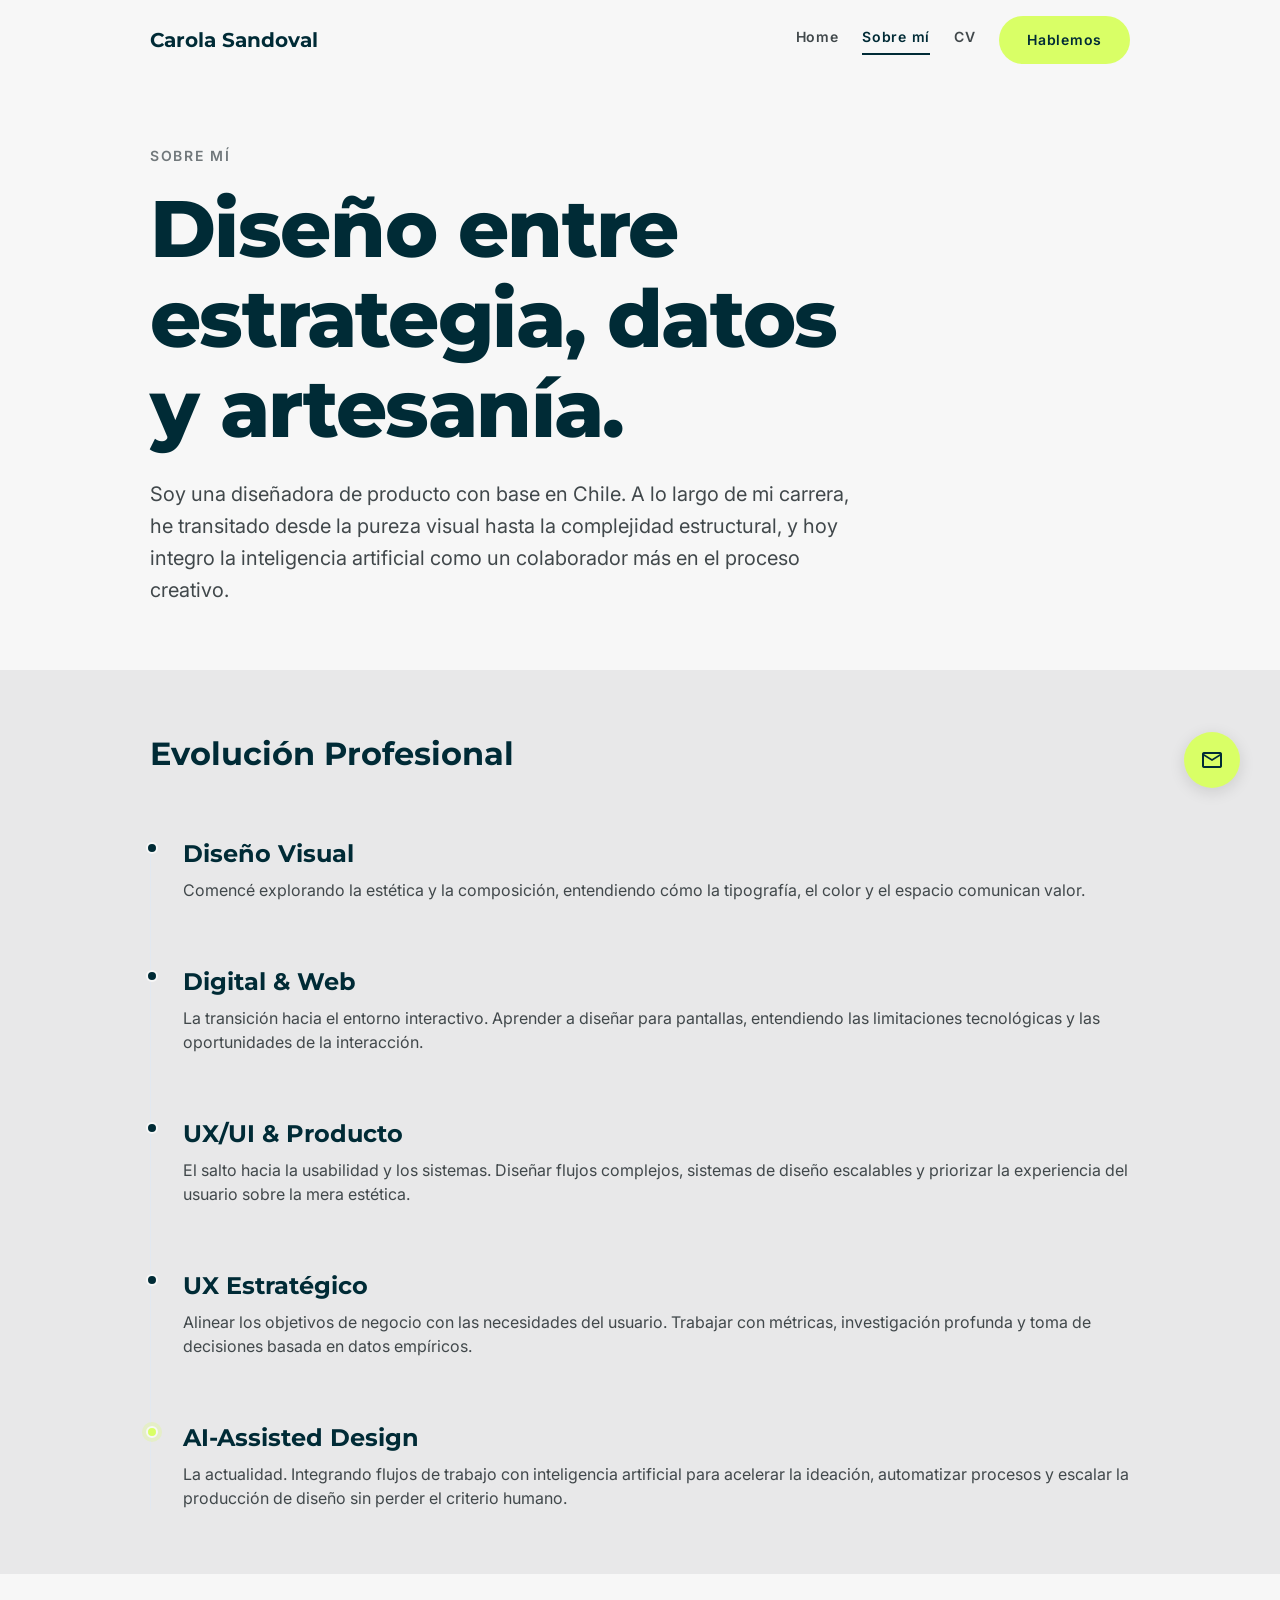
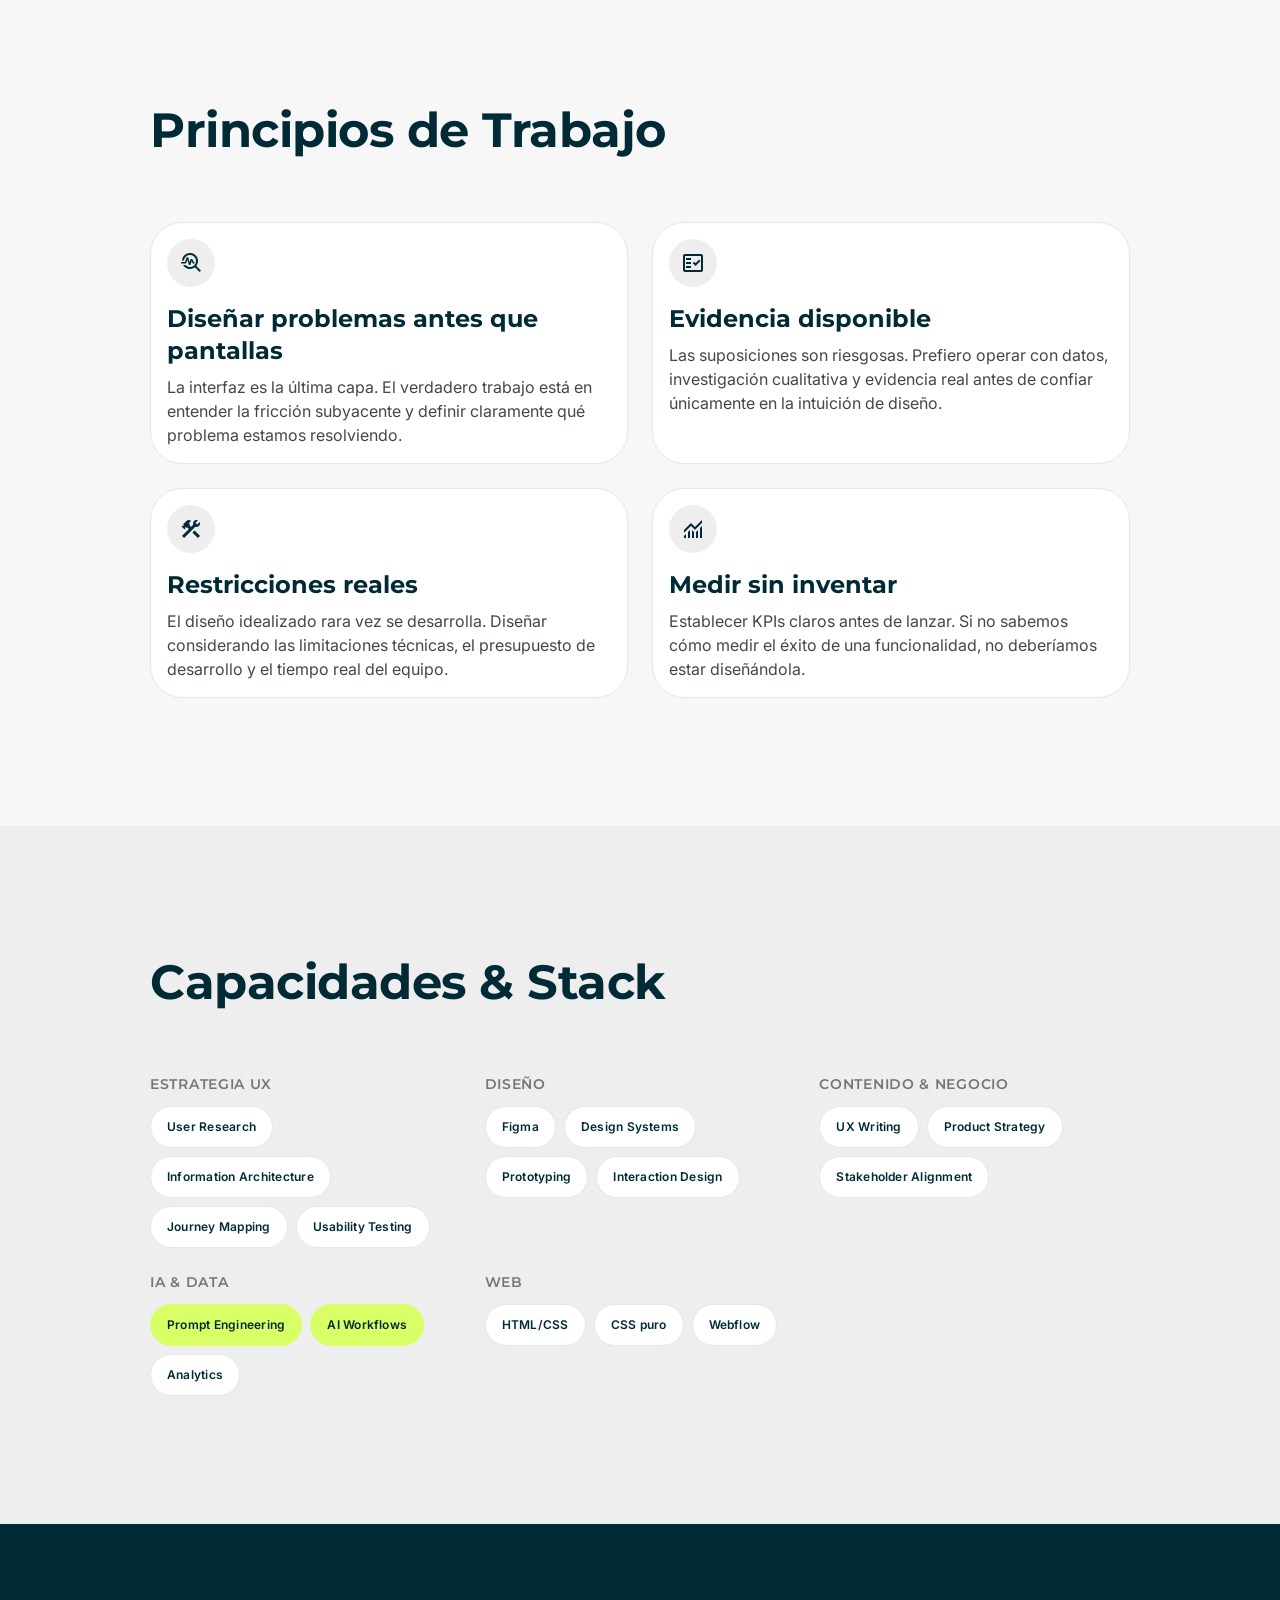
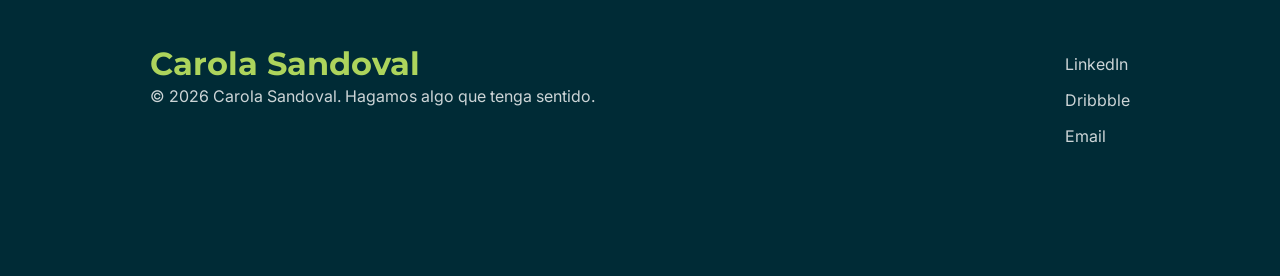
<file: about.html>
<!DOCTYPE html>
<html lang="es">
<head>
<meta charset="utf-8">
<meta name="viewport" content="width=device-width, initial-scale=1.0">
<title>Sobre mí — Carola Sandoval</title>
<meta name="description" content="Conoce la evolución profesional, principios de trabajo y capacidades de Carola Sandoval, UX/Product Designer.">
<link rel="preconnect" href="https://fonts.googleapis.com">
<link rel="preconnect" href="https://fonts.gstatic.com" crossorigin>
<link href="https://fonts.googleapis.com/css2?family=Inter:wght@400;600&family=Montserrat:wght@300;700;800&display=swap" rel="stylesheet">
<link href="https://fonts.googleapis.com/css2?family=Material+Symbols+Outlined:wght,FILL@100..700,0..1&display=swap" rel="stylesheet">
<link rel="icon" type="image/svg+xml" href="favicon.svg">
<link rel="stylesheet" href="css/styles.css">
</head>
<body>
<a class="skip-link" href="#main">Saltar al contenido</a>

<nav class="navbar" id="mainNav">
  <a class="navbar__logo" href="index.html">Carola Sandoval</a>
  <div class="navbar__links">
    <a class="navbar__link" href="index.html">Home</a>
    <a class="navbar__link is-active" href="about.html">Sobre mí</a>
    <a class="navbar__link" href="cv.html">CV</a>
    <a class="btn btn-accent md:flex hidden" href="index.html#contacto">Hablemos</a>
  </div>
  <button class="navbar__menu-toggle" id="menuToggle" aria-expanded="false" aria-controls="mobileDrawer" aria-label="Abrir menú">
    <span class="material-symbols-outlined">menu</span>
  </button>
</nav>

<div class="navbar__drawer" id="mobileDrawer">
  <a class="navbar__link" href="index.html">Home</a>
  <a class="navbar__link is-active" href="about.html">Sobre mí</a>
  <a class="navbar__link" href="cv.html">CV</a>
  <a class="btn btn-accent" href="index.html#contacto">Hablemos</a>
</div>

<main id="main">
  <!-- Hero -->
  <section class="container section--sm">
    <span class="text-eyebrow" style="display:block; margin-bottom:16px;">Sobre mí</span>
    <h1 class="text-display-xl measure" style="margin-bottom:24px;">Diseño entre estrategia, datos y artesanía.</h1>
    <p class="text-body-lg text-muted measure">
      Soy una diseñadora de producto con base en Chile. A lo largo de mi carrera, he transitado desde la pureza visual hasta la complejidad estructural, y hoy integro la inteligencia artificial como un colaborador más en el proceso creativo.
    </p>
  </section>

  <!-- Evolución profesional -->
  <section class="container section--sm bg-surface" style="background:var(--surface-container-high);">
    <div class="grid" style="grid-template-columns: 1fr; gap: var(--space-stack-lg);">
      <h2 class="text-headline-md">Evolución Profesional</h2>
      <div class="timeline">
        <div class="timeline__item" style="position:relative;">
          <div class="timeline__dot"></div>
          <h3 class="text-headline-sm" style="margin-bottom:8px;">Diseño Visual</h3>
          <p class="text-body-md text-muted">Comencé explorando la estética y la composición, entendiendo cómo la tipografía, el color y el espacio comunican valor.</p>
        </div>
        <div class="timeline__item" style="position:relative;">
          <div class="timeline__dot"></div>
          <h3 class="text-headline-sm" style="margin-bottom:8px;">Digital &amp; Web</h3>
          <p class="text-body-md text-muted">La transición hacia el entorno interactivo. Aprender a diseñar para pantallas, entendiendo las limitaciones tecnológicas y las oportunidades de la interacción.</p>
        </div>
        <div class="timeline__item" style="position:relative;">
          <div class="timeline__dot"></div>
          <h3 class="text-headline-sm" style="margin-bottom:8px;">UX/UI &amp; Producto</h3>
          <p class="text-body-md text-muted">El salto hacia la usabilidad y los sistemas. Diseñar flujos complejos, sistemas de diseño escalables y priorizar la experiencia del usuario sobre la mera estética.</p>
        </div>
        <div class="timeline__item" style="position:relative;">
          <div class="timeline__dot"></div>
          <h3 class="text-headline-sm" style="margin-bottom:8px;">UX Estratégico</h3>
          <p class="text-body-md text-muted">Alinear los objetivos de negocio con las necesidades del usuario. Trabajar con métricas, investigación profunda y toma de decisiones basada en datos empíricos.</p>
        </div>
        <div class="timeline__item" style="position:relative;">
          <div class="timeline__dot timeline__dot--accent"></div>
          <h3 class="text-headline-sm" style="margin-bottom:8px;">AI-Assisted Design</h3>
          <p class="text-body-md text-muted">La actualidad. Integrando flujos de trabajo con inteligencia artificial para acelerar la ideación, automatizar procesos y escalar la producción de diseño sin perder el criterio humano.</p>
        </div>
      </div>
    </div>
  </section>

  <!-- Principios de trabajo -->
  <section class="container section">
    <h2 class="text-headline-lg" style="margin-bottom: var(--space-stack-lg);">Principios de Trabajo</h2>
    <div class="grid grid-2">
      <div class="card">
        <div class="card-icon"><span class="material-symbols-outlined">troubleshoot</span></div>
        <h3 class="text-headline-sm" style="margin-bottom:8px;">Diseñar problemas antes que pantallas</h3>
        <p class="text-body-md text-muted">La interfaz es la última capa. El verdadero trabajo está en entender la fricción subyacente y definir claramente qué problema estamos resolviendo.</p>
      </div>
      <div class="card">
        <div class="card-icon"><span class="material-symbols-outlined">fact_check</span></div>
        <h3 class="text-headline-sm" style="margin-bottom:8px;">Evidencia disponible</h3>
        <p class="text-body-md text-muted">Las suposiciones son riesgosas. Prefiero operar con datos, investigación cualitativa y evidencia real antes de confiar únicamente en la intuición de diseño.</p>
      </div>
      <div class="card">
        <div class="card-icon"><span class="material-symbols-outlined">construction</span></div>
        <h3 class="text-headline-sm" style="margin-bottom:8px;">Restricciones reales</h3>
        <p class="text-body-md text-muted">El diseño idealizado rara vez se desarrolla. Diseñar considerando las limitaciones técnicas, el presupuesto de desarrollo y el tiempo real del equipo.</p>
      </div>
      <div class="card">
        <div class="card-icon"><span class="material-symbols-outlined">monitoring</span></div>
        <h3 class="text-headline-sm" style="margin-bottom:8px;">Medir sin inventar</h3>
        <p class="text-body-md text-muted">Establecer KPIs claros antes de lanzar. Si no sabemos cómo medir el éxito de una funcionalidad, no deberíamos estar diseñándola.</p>
      </div>
    </div>
  </section>

  <!-- Capacidades -->
  <section class="container section" style="background:var(--surface-container);">
    <h2 class="text-headline-lg" style="margin-bottom: var(--space-stack-lg);">Capacidades &amp; Stack</h2>
    <div class="grid grid-3">
      <div>
        <h4 class="text-label-md" style="text-transform:uppercase; color:var(--outline); margin-bottom:12px;">Estrategia UX</h4>
        <div class="flex flex-wrap gap-xs">
          <span class="chip chip--ghost">User Research</span>
          <span class="chip chip--ghost">Information Architecture</span>
          <span class="chip chip--ghost">Journey Mapping</span>
          <span class="chip chip--ghost">Usability Testing</span>
        </div>
      </div>
      <div>
        <h4 class="text-label-md" style="text-transform:uppercase; color:var(--outline); margin-bottom:12px;">Diseño</h4>
        <div class="flex flex-wrap gap-xs">
          <span class="chip chip--ghost">Figma</span>
          <span class="chip chip--ghost">Design Systems</span>
          <span class="chip chip--ghost">Prototyping</span>
          <span class="chip chip--ghost">Interaction Design</span>
        </div>
      </div>
      <div>
        <h4 class="text-label-md" style="text-transform:uppercase; color:var(--outline); margin-bottom:12px;">Contenido &amp; Negocio</h4>
        <div class="flex flex-wrap gap-xs">
          <span class="chip chip--ghost">UX Writing</span>
          <span class="chip chip--ghost">Product Strategy</span>
          <span class="chip chip--ghost">Stakeholder Alignment</span>
        </div>
      </div>
      <div>
        <h4 class="text-label-md" style="text-transform:uppercase; color:var(--outline); margin-bottom:12px;">IA &amp; Data</h4>
        <div class="flex flex-wrap gap-xs">
          <span class="chip chip--accent">Prompt Engineering</span>
          <span class="chip chip--accent">AI Workflows</span>
          <span class="chip chip--ghost">Analytics</span>
        </div>
      </div>
      <div>
        <h4 class="text-label-md" style="text-transform:uppercase; color:var(--outline); margin-bottom:12px;">Web</h4>
        <div class="flex flex-wrap gap-xs">
          <span class="chip chip--ghost">HTML/CSS</span>
          <span class="chip chip--ghost">CSS puro</span>
          <span class="chip chip--ghost">Webflow</span>
        </div>
      </div>
    </div>
  </section>
</main>

<footer class="footer">
  <div class="flex flex-col gap-xs">
    <a class="footer__brand" href="index.html">Carola Sandoval</a>
    <p class="text-body-md text-on-primary-muted">© <span id="year"></span> Carola Sandoval. Hagamos algo que tenga sentido.</p>
  </div>
  <div class="footer__links">
    <a href="#">LinkedIn</a>
    <a href="#">Dribbble</a>
    <a href="mailto:carola.sandoval@hotmail.com">Email</a>
  </div>
</footer>

<div class="fab-group">
  <a class="fab fab--accent" href="mailto:carola.sandoval@hotmail.com" aria-label="Enviar email a Carola Sandoval" title="Contactar">
    <span class="material-symbols-outlined">mail</span>
  </a>
  <button class="fab fab--ghost" id="scrollTopBtn" aria-label="Volver arriba">
    <span class="material-symbols-outlined">arrow_upward</span>
  </button>
</div>

<script src="js/main.js"></script>
</body>
</html>
</file>
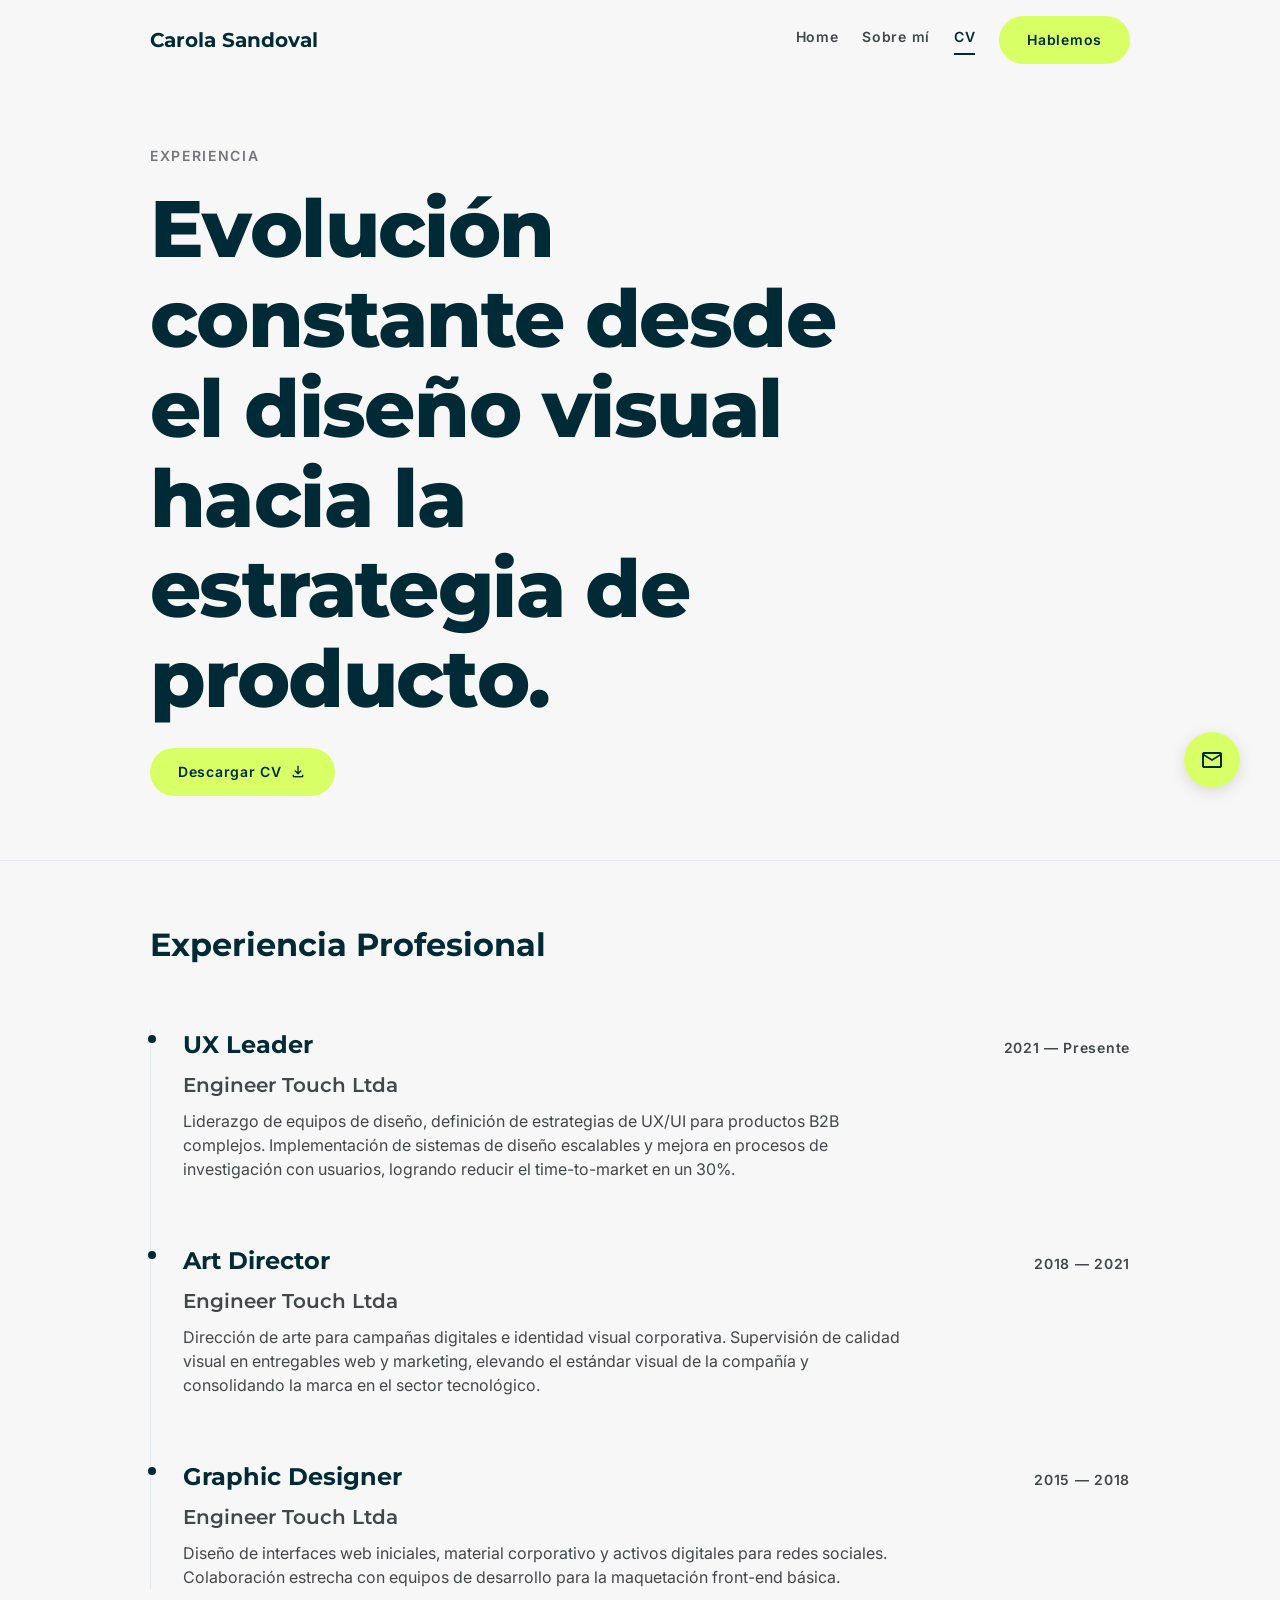
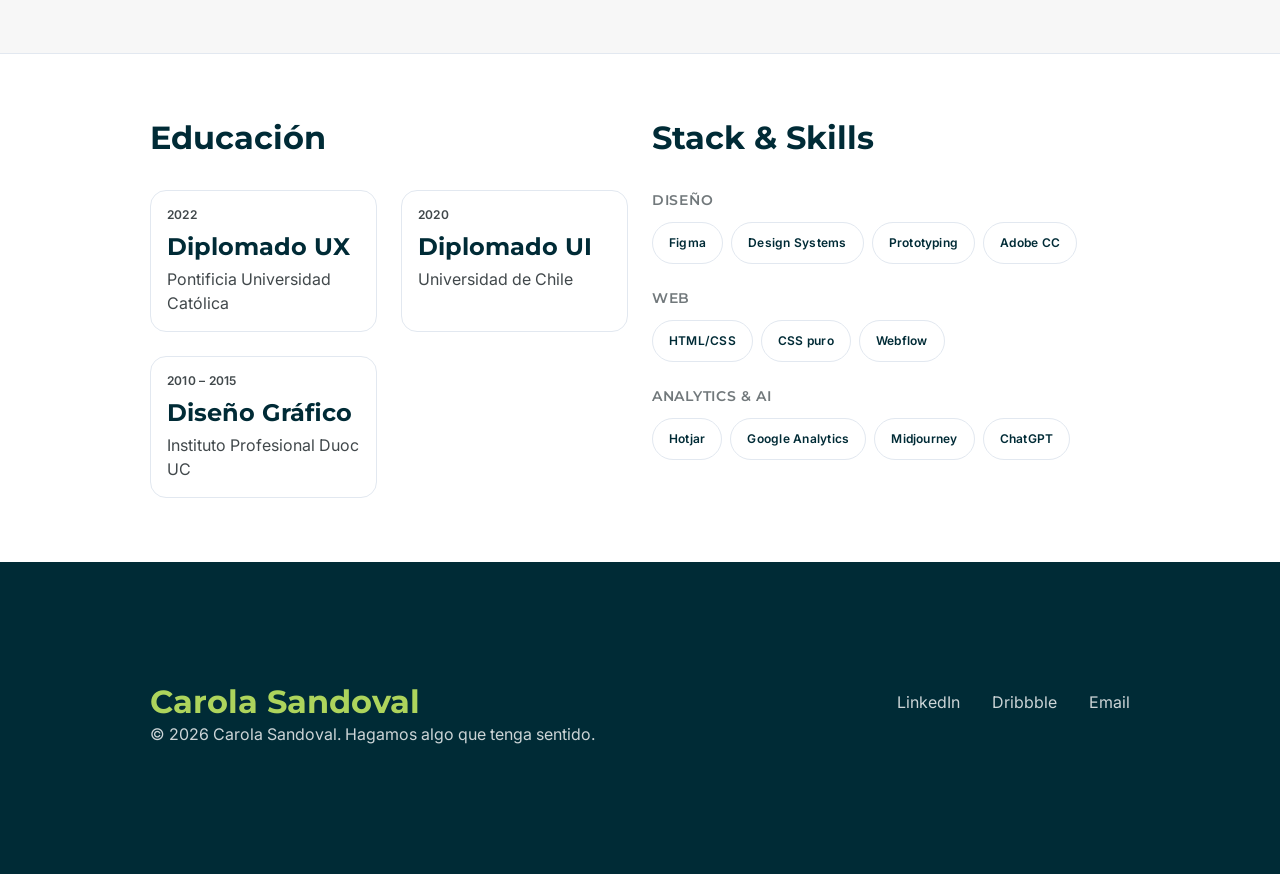
<file: cv.html>
<!DOCTYPE html>
<html lang="es">
<head>
<meta charset="utf-8">
<meta name="viewport" content="width=device-width, initial-scale=1.0">
<title>CV — Carola Sandoval, UX Designer</title>
<meta name="description" content="Experiencia profesional, formación y stack de Carola Sandoval, UX/Product Designer.">
<link rel="preconnect" href="https://fonts.googleapis.com">
<link rel="preconnect" href="https://fonts.gstatic.com" crossorigin>
<link href="https://fonts.googleapis.com/css2?family=Inter:wght@400;600&family=Montserrat:wght@300;700;800&display=swap" rel="stylesheet">
<link href="https://fonts.googleapis.com/css2?family=Material+Symbols+Outlined:wght,FILL@100..700,0..1&display=swap" rel="stylesheet">
<link rel="icon" type="image/svg+xml" href="favicon.svg">
<link rel="stylesheet" href="css/styles.css">
</head>
<body>
<a class="skip-link" href="#main">Saltar al contenido</a>

<nav class="navbar" id="mainNav">
  <a class="navbar__logo" href="index.html">Carola Sandoval</a>
  <div class="navbar__links">
    <a class="navbar__link" href="index.html">Home</a>
    <a class="navbar__link" href="about.html">Sobre mí</a>
    <a class="navbar__link is-active" href="cv.html">CV</a>
    <a class="btn btn-accent md:flex hidden" href="index.html#contacto">Hablemos</a>
  </div>
  <button class="navbar__menu-toggle" id="menuToggle" aria-expanded="false" aria-controls="mobileDrawer" aria-label="Abrir menú">
    <span class="material-symbols-outlined">menu</span>
  </button>
</nav>

<div class="navbar__drawer" id="mobileDrawer">
  <a class="navbar__link" href="index.html">Home</a>
  <a class="navbar__link" href="about.html">Sobre mí</a>
  <a class="navbar__link is-active" href="cv.html">CV</a>
  <a class="btn btn-accent" href="index.html#contacto">Hablemos</a>
</div>

<main id="main">
  <!-- Hero -->
  <section class="container section--sm">
    <span class="text-eyebrow" style="display:block; margin-bottom:16px;">Experiencia</span>
    <h1 class="text-display-xl measure" style="margin-bottom:24px;">Evolución constante desde el diseño visual hacia la estrategia de producto.</h1>
    <a class="btn btn-accent" href="assets/cv/carola-sandoval-cv.pdf" download>
      Descargar CV
      <span class="material-symbols-outlined" style="font-size:18px;">download</span>
    </a>
  </section>

  <!-- Experiencia -->
  <section class="container section--sm border-top">
    <div class="grid" style="grid-template-columns:1fr; gap: var(--space-stack-lg);">
      <h2 class="text-headline-md">Experiencia Profesional</h2>
      <div class="timeline">
        <div class="timeline__item" style="position:relative;">
          <div class="timeline__dot"></div>
          <div class="timeline__header">
            <h3 class="text-headline-sm">UX Leader</h3>
            <span class="text-label-md text-muted">2021 — Presente</span>
          </div>
          <h4 class="text-body-lg text-muted" style="margin-bottom:8px; font-weight:600;">Engineer Touch Ltda</h4>
          <p class="text-body-md text-muted measure">Liderazgo de equipos de diseño, definición de estrategias de UX/UI para productos B2B complejos. Implementación de sistemas de diseño escalables y mejora en procesos de investigación con usuarios, logrando reducir el time-to-market en un 30%.</p>
        </div>
        <div class="timeline__item" style="position:relative;">
          <div class="timeline__dot"></div>
          <div class="timeline__header">
            <h3 class="text-headline-sm">Art Director</h3>
            <span class="text-label-md text-muted">2018 — 2021</span>
          </div>
          <h4 class="text-body-lg text-muted" style="margin-bottom:8px; font-weight:600;">Engineer Touch Ltda</h4>
          <p class="text-body-md text-muted measure">Dirección de arte para campañas digitales e identidad visual corporativa. Supervisión de calidad visual en entregables web y marketing, elevando el estándar visual de la compañía y consolidando la marca en el sector tecnológico.</p>
        </div>
        <div class="timeline__item" style="position:relative;">
          <div class="timeline__dot"></div>
          <div class="timeline__header">
            <h3 class="text-headline-sm">Graphic Designer</h3>
            <span class="text-label-md text-muted">2015 — 2018</span>
          </div>
          <h4 class="text-body-lg text-muted" style="margin-bottom:8px; font-weight:600;">Engineer Touch Ltda</h4>
          <p class="text-body-md text-muted measure">Diseño de interfaces web iniciales, material corporativo y activos digitales para redes sociales. Colaboración estrecha con equipos de desarrollo para la maquetación front-end básica.</p>
        </div>
      </div>
    </div>
  </section>

  <!-- Educación y Stack -->
  <section class="container section--sm border-top" style="background:var(--surface-elevated);">
    <div class="grid grid-2">
      <div class="flex flex-col gap-lg">
        <h2 class="text-headline-md">Educación</h2>
        <div class="grid grid-2">
          <div class="card" style="border-radius: var(--radius-input);">
            <span class="text-label-sm text-muted" style="display:block; margin-bottom:8px;">2022</span>
            <h3 class="text-headline-sm" style="margin-bottom:4px;">Diplomado UX</h3>
            <p class="text-body-md text-muted">Pontificia Universidad Católica</p>
          </div>
          <div class="card" style="border-radius: var(--radius-input);">
            <span class="text-label-sm text-muted" style="display:block; margin-bottom:8px;">2020</span>
            <h3 class="text-headline-sm" style="margin-bottom:4px;">Diplomado UI</h3>
            <p class="text-body-md text-muted">Universidad de Chile</p>
          </div>
          <div class="card" style="border-radius: var(--radius-input);">
            <span class="text-label-sm text-muted" style="display:block; margin-bottom:8px;">2010 – 2015</span>
            <h3 class="text-headline-sm" style="margin-bottom:4px;">Diseño Gráfico</h3>
            <p class="text-body-md text-muted">Instituto Profesional Duoc UC</p>
          </div>
        </div>
      </div>
      <div class="flex flex-col gap-lg">
        <h2 class="text-headline-md">Stack &amp; Skills</h2>
        <div class="flex flex-col gap-md">
          <div>
            <h4 class="text-label-md" style="text-transform:uppercase; color:var(--outline); margin-bottom:12px;">Diseño</h4>
            <div class="flex flex-wrap gap-xs">
              <span class="chip chip--ghost">Figma</span>
              <span class="chip chip--ghost">Design Systems</span>
              <span class="chip chip--ghost">Prototyping</span>
              <span class="chip chip--ghost">Adobe CC</span>
            </div>
          </div>
          <div>
            <h4 class="text-label-md" style="text-transform:uppercase; color:var(--outline); margin-bottom:12px;">Web</h4>
            <div class="flex flex-wrap gap-xs">
              <span class="chip chip--ghost">HTML/CSS</span>
              <span class="chip chip--ghost">CSS puro</span>
              <span class="chip chip--ghost">Webflow</span>
            </div>
          </div>
          <div>
            <h4 class="text-label-md" style="text-transform:uppercase; color:var(--outline); margin-bottom:12px;">Analytics &amp; AI</h4>
            <div class="flex flex-wrap gap-xs">
              <span class="chip chip--ghost">Hotjar</span>
              <span class="chip chip--ghost">Google Analytics</span>
              <span class="chip chip--ghost">Midjourney</span>
              <span class="chip chip--ghost">ChatGPT</span>
            </div>
          </div>
        </div>
      </div>
    </div>
  </section>
</main>

<footer class="footer">
  <div class="flex flex-col gap-xs">
    <a class="footer__brand" href="index.html">Carola Sandoval</a>
    <p class="text-body-md text-on-primary-muted">© <span id="year"></span> Carola Sandoval. Hagamos algo que tenga sentido.</p>
  </div>
  <div class="footer__links footer__links--row">
    <a href="#">LinkedIn</a>
    <a href="#">Dribbble</a>
    <a href="mailto:carola.sandoval@hotmail.com">Email</a>
  </div>
</footer>

<div class="fab-group">
  <a class="fab fab--accent" href="mailto:carola.sandoval@hotmail.com" aria-label="Enviar email a Carola Sandoval" title="Contactar">
    <span class="material-symbols-outlined">mail</span>
  </a>
  <button class="fab fab--ghost" id="scrollTopBtn" aria-label="Volver arriba">
    <span class="material-symbols-outlined">arrow_upward</span>
  </button>
</div>

<script src="js/main.js"></script>
</body>
</html>
</file>
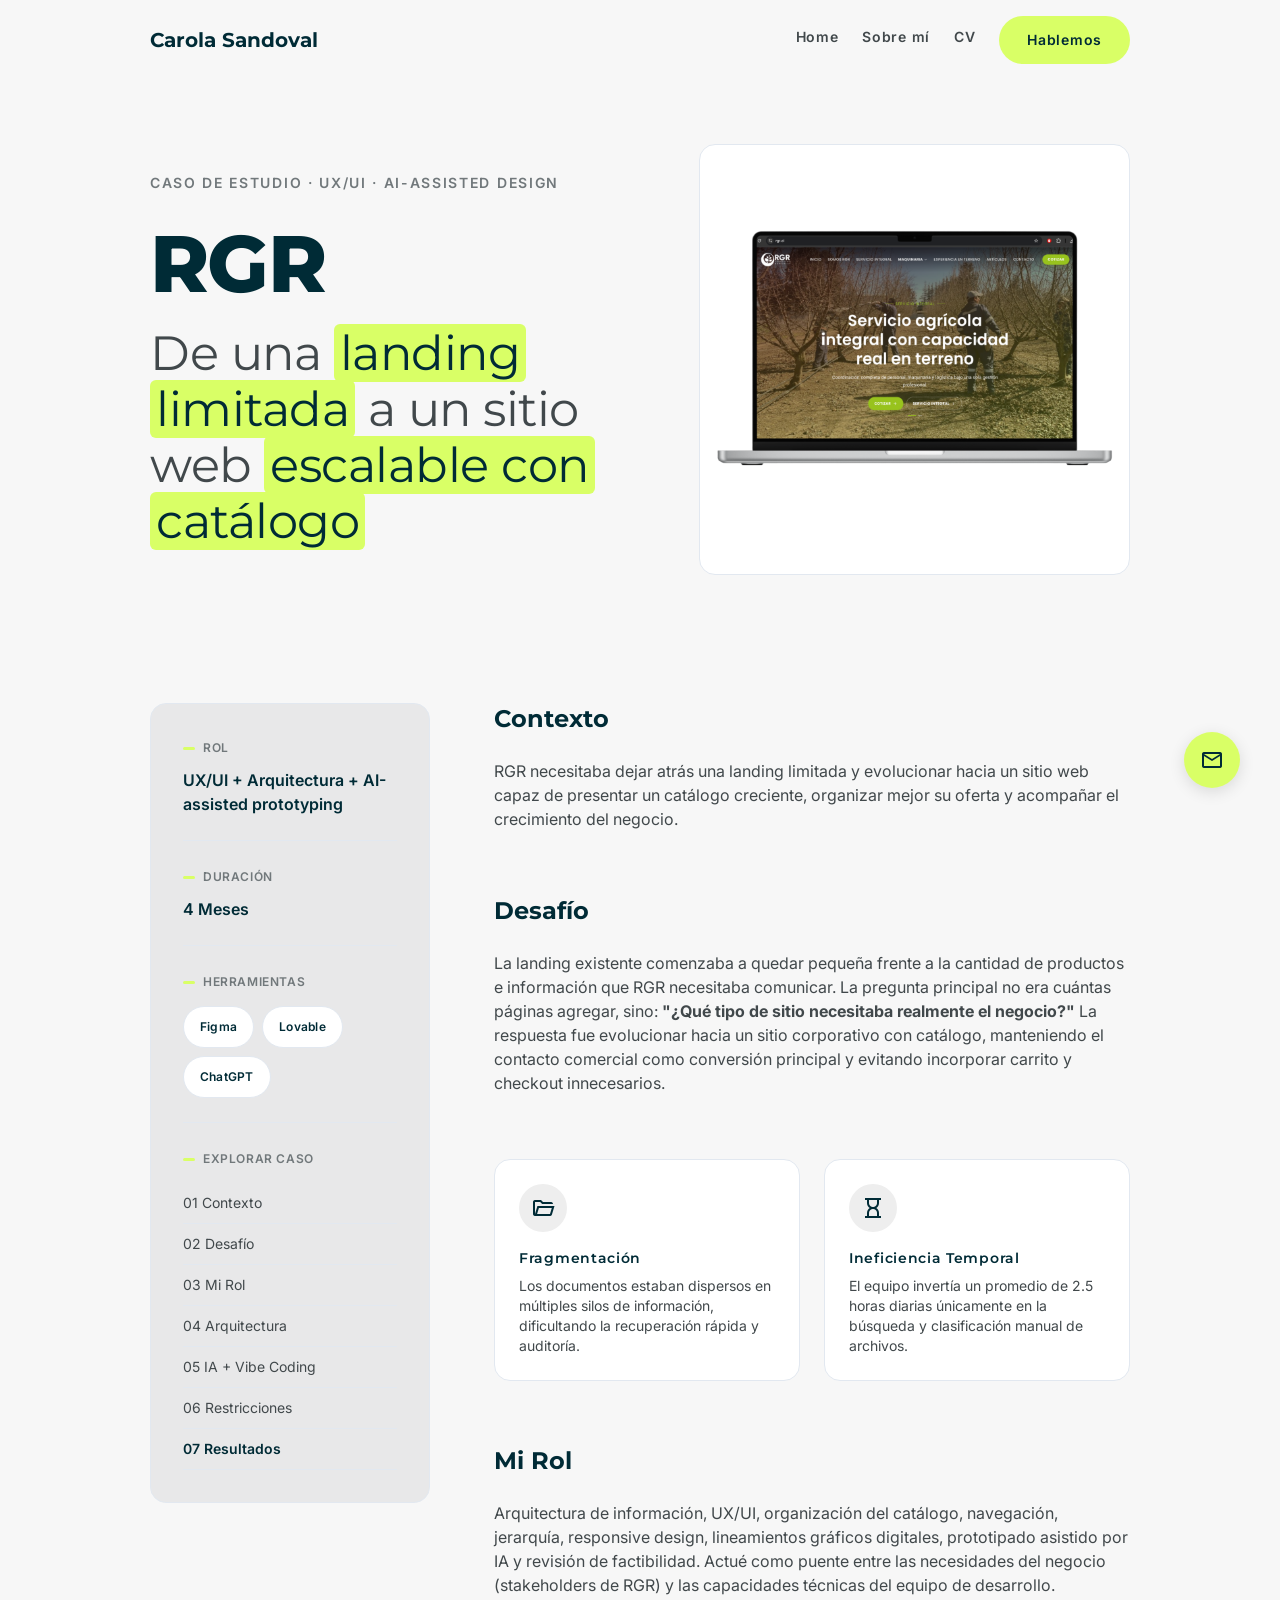
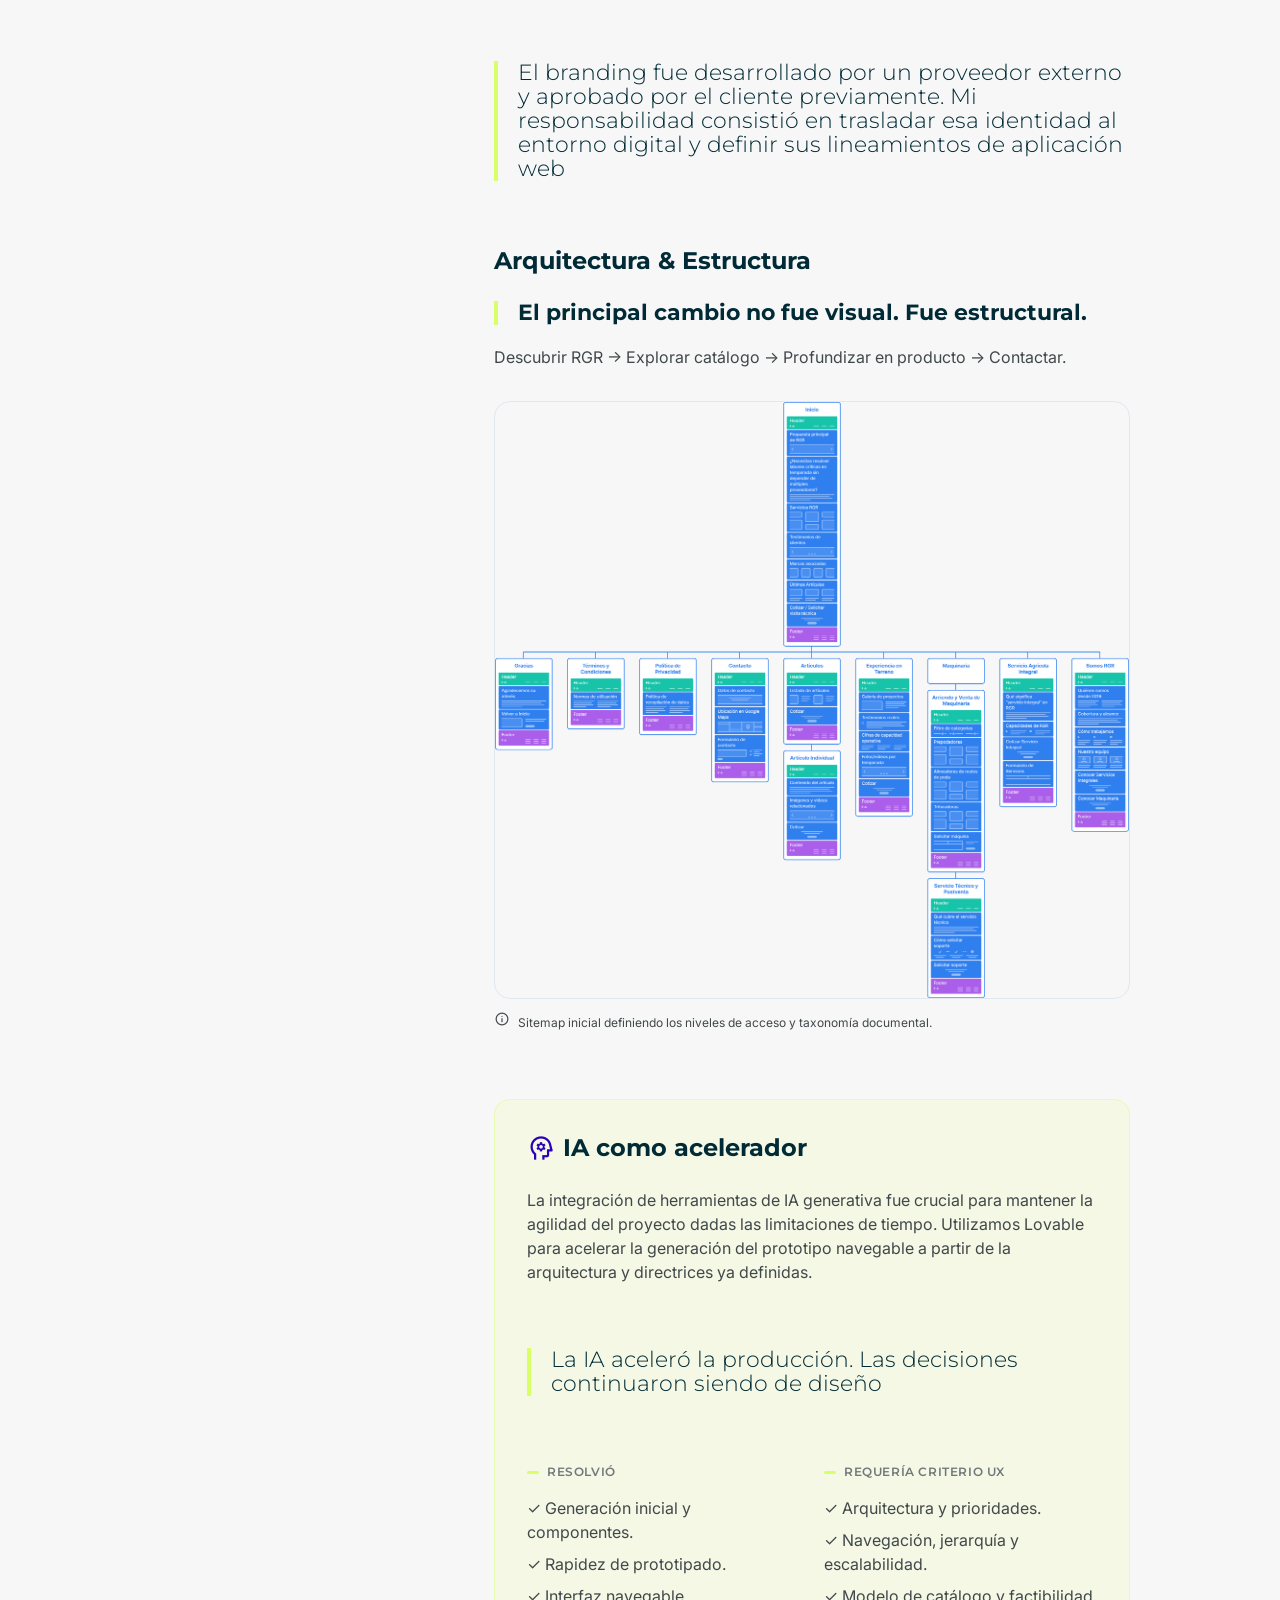
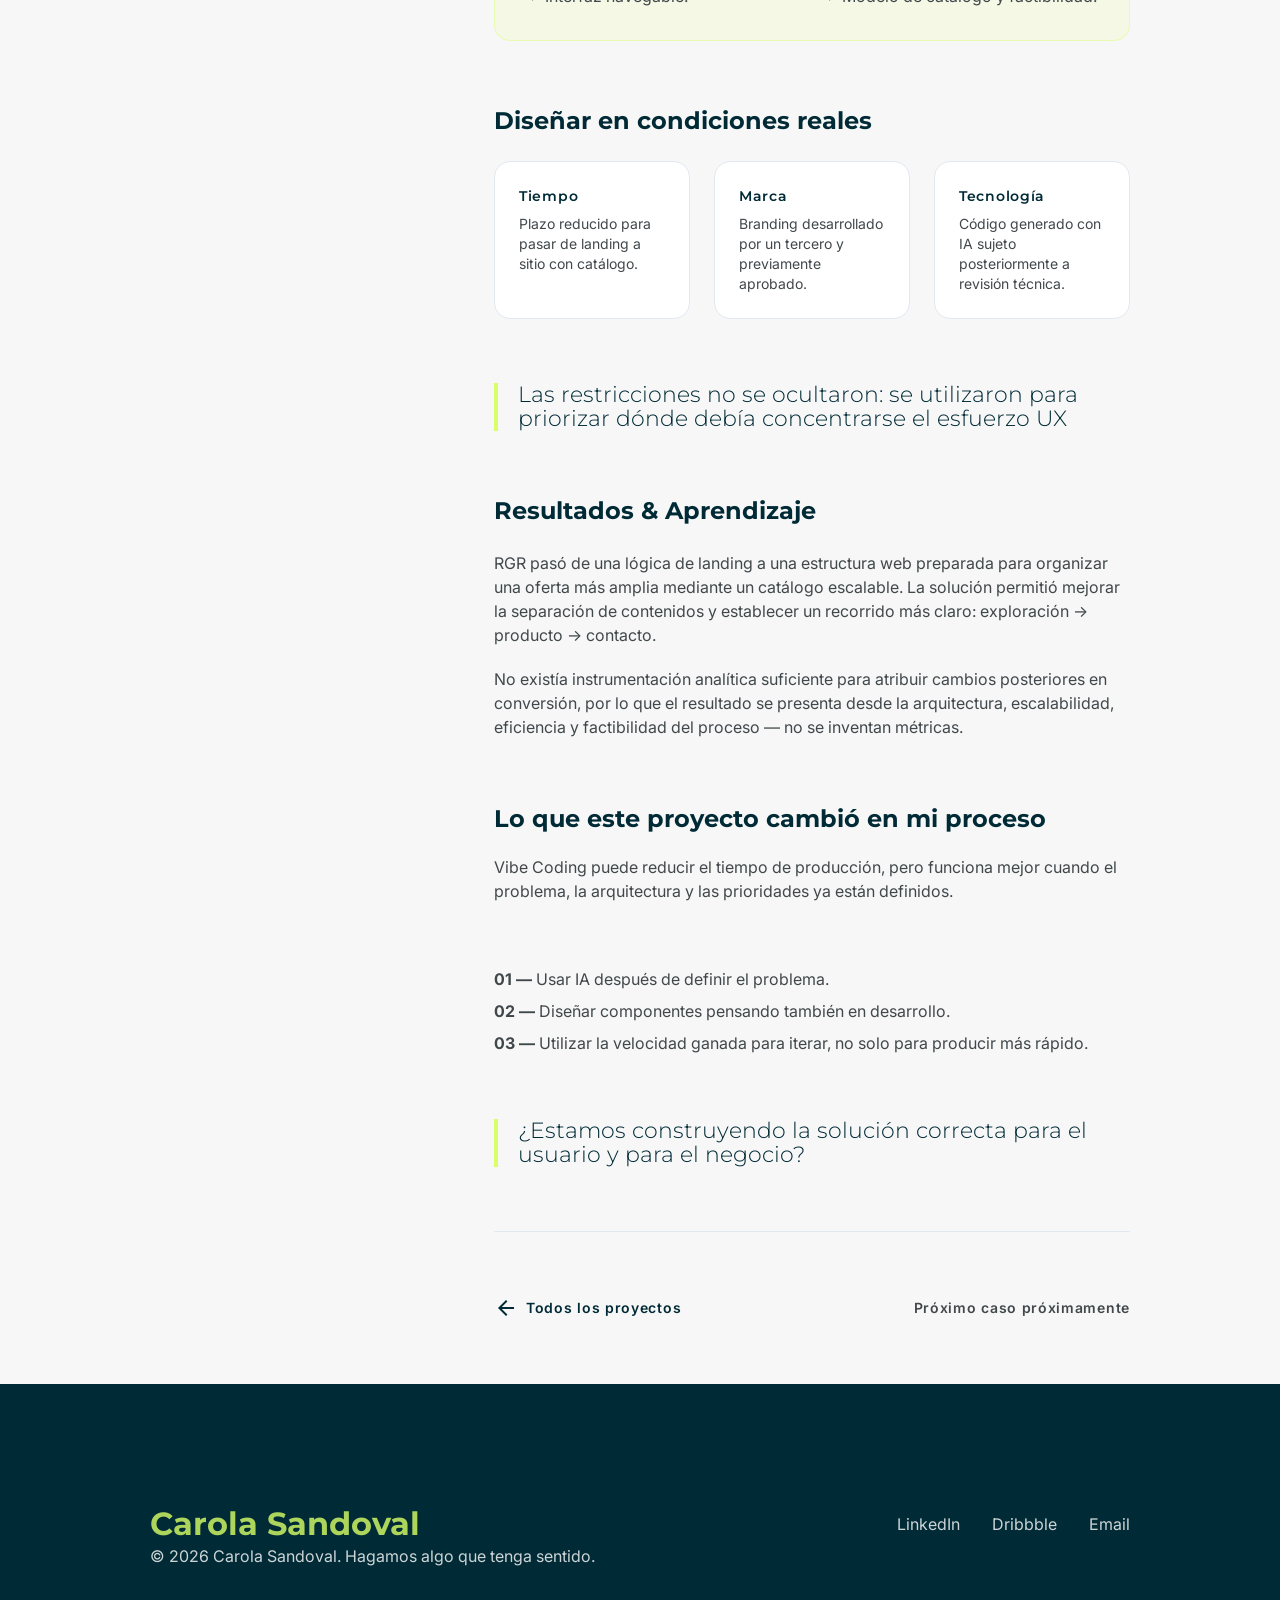
<file: rgr.html>
<!DOCTYPE html>
<html lang="es">
<head>
<meta charset="utf-8">
<meta name="viewport" content="width=device-width, initial-scale=1.0">
<title>RGR Case Study — Carola Sandoval</title>
<meta name="description" content="Case study UX: de una landing limitada a un sitio web escalable con catálogo para RGR, combinando arquitectura de información y Vibe Coding.">
<link rel="preconnect" href="https://fonts.googleapis.com">
<link rel="preconnect" href="https://fonts.gstatic.com" crossorigin>
<link href="https://fonts.googleapis.com/css2?family=Inter:wght@400;600&family=Montserrat:wght@300;700;800&display=swap" rel="stylesheet">
<link href="https://fonts.googleapis.com/css2?family=Material+Symbols+Outlined:wght,FILL@100..700,0..1&display=swap" rel="stylesheet">
<link rel="icon" type="image/svg+xml" href="favicon.svg">
<link rel="stylesheet" href="css/styles.css">
</head>
<body>
<a class="skip-link" href="#main">Saltar al contenido</a>

<nav class="navbar" id="mainNav">
  <a class="navbar__logo" href="index.html">Carola Sandoval</a>
  <div class="navbar__links">
    <a class="navbar__link" href="index.html">Home</a>
    <a class="navbar__link" href="about.html">Sobre mí</a>
    <a class="navbar__link" href="cv.html">CV</a>
    <a class="btn btn-accent md:flex hidden" href="index.html#contacto">Hablemos</a>
  </div>
  <button class="navbar__menu-toggle" id="menuToggle" aria-expanded="false" aria-controls="mobileDrawer" aria-label="Abrir menú">
    <span class="material-symbols-outlined">menu</span>
  </button>
</nav>

<div class="navbar__drawer" id="mobileDrawer">
  <a class="navbar__link" href="index.html">Home</a>
  <a class="navbar__link" href="about.html">Sobre mí</a>
  <a class="navbar__link" href="cv.html">CV</a>
  <a class="btn btn-accent" href="index.html#contacto">Hablemos</a>
</div>

<main id="main">
  <!-- Hero -->
  <header class="container section--sm case-hero">
    <div class="case-hero__text">
      <p class="text-eyebrow" style="margin-bottom:24px;">Caso de estudio · UX/UI · AI-Assisted Design</p>
      <h1 class="text-display-xl" style="margin-bottom:16px;">RGR</h1>
      <h2 class="text-headline-lg text-muted measure" style="font-weight:400;">De una <span class="hl">landing limitada</span> a un sitio web <span class="hl">escalable con catálogo</span></h2>
    </div>
    <figure class="case-hero__media">
      <img src="img/rgr-cover.png" alt="Vista general del sitio RGR mostrando la interfaz del catálogo en desktop">
    </figure>
  </header>

  <!-- Índice mobile -->
  <div class="container">
    <div class="case-mobile-toc">
      <button class="case-accordion-toggle" id="mobileTocToggle" aria-expanded="false" aria-controls="mobileTocPanel">
        <span class="text-label-md">Explorar caso</span>
        <span class="material-symbols-outlined chevron" id="mobileTocChevron">expand_more</span>
      </button>
      <div class="case-mobile-toc__panel" id="mobileTocPanel">
        <a class="case-toc-link" href="#contexto">Contexto</a>
        <a class="case-toc-link" href="#desafio">Desafío</a>
        <a class="case-toc-link" href="#mi-rol">Mi Rol</a>
        <a class="case-toc-link" href="#arquitectura">Arquitectura</a>
        <a class="case-toc-link" href="#ai-accelerator">IA + Vibe Coding</a>
        <a class="case-toc-link" href="#restricciones">Restricciones</a>
        <a class="case-toc-link" href="#resultados">Resultados</a>
      </div>
    </div>
  </div>

  <div class="container section--sm">
    <div class="case-layout">
      <!-- Sidebar -->
      <aside class="case-sidebar hidden md:flex">
        <div class="sidebar-field">
          <p class="label-caps">Rol</p>
          <p class="text-body-md" style="font-weight:600; color:var(--primary);">UX/UI + Arquitectura + AI-assisted prototyping</p>
        </div>
        <div class="sidebar-field">
          <p class="label-caps">Duración</p>
          <p class="text-body-md" style="font-weight:600; color:var(--primary);">4 Meses</p>
        </div>
        <div class="sidebar-field">
          <p class="label-caps">Herramientas</p>
          <div class="flex flex-wrap gap-xs" style="margin-top:4px;">
            <span class="chip chip--ghost">Figma</span>
            <span class="chip chip--ghost">Lovable</span>
            <span class="chip chip--ghost">ChatGPT</span>
          </div>
        </div>
        <nav class="sidebar-nav">
          <p class="label-caps" style="margin-bottom:12px;">Explorar caso</p>
          <a class="case-toc-link" href="#contexto">01 Contexto</a>
          <a class="case-toc-link" href="#desafio">02 Desafío</a>
          <a class="case-toc-link" href="#mi-rol">03 Mi Rol</a>
          <a class="case-toc-link" href="#arquitectura">04 Arquitectura</a>
          <a class="case-toc-link" href="#ai-accelerator">05 IA + Vibe Coding</a>
          <a class="case-toc-link" href="#restricciones">06 Restricciones</a>
          <a class="case-toc-link" href="#resultados">07 Resultados</a>
        </nav>
      </aside>

      <!-- Contenido -->
      <div class="case-content">
        <section class="case-section" id="contexto">
          <button class="case-accordion-toggle" onclick="toggleAccordion(this)">
            <h3 class="text-headline-sm">Contexto</h3>
            <span class="material-symbols-outlined md:hidden chevron">expand_more</span>
          </button>
          <div class="case-accordion-panel is-open">
            <p class="text-body-md text-muted measure">
              RGR necesitaba dejar atrás una landing limitada y evolucionar hacia un sitio web capaz de presentar un catálogo creciente, organizar mejor su oferta y acompañar el crecimiento del negocio.
            </p>
          </div>
        </section>

        <section class="case-section" id="desafio">
          <button class="case-accordion-toggle" onclick="toggleAccordion(this)">
            <h3 class="text-headline-sm">Desafío</h3>
            <span class="material-symbols-outlined md:hidden chevron">expand_more</span>
          </button>
          <div class="case-accordion-panel is-open">
            <p class="text-body-md text-muted measure">
              La landing existente comenzaba a quedar pequeña frente a la cantidad de productos e información que RGR necesitaba comunicar. La pregunta principal no era cuántas páginas agregar, sino: <strong>"¿Qué tipo de sitio necesitaba realmente el negocio?"</strong> La respuesta fue evolucionar hacia un sitio corporativo con catálogo, manteniendo el contacto comercial como conversión principal y evitando incorporar carrito y checkout innecesarios.
            </p>
            <div class="two-col-block">
              <div class="constraint-card">
                <div class="card-icon"><span class="material-symbols-outlined">folder_open</span></div>
                <h4 class="text-label-md" style="color:var(--primary); margin-bottom:8px;">Fragmentación</h4>
                <p class="text-body-sm text-muted">Los documentos estaban dispersos en múltiples silos de información, dificultando la recuperación rápida y auditoría.</p>
              </div>
              <div class="constraint-card">
                <div class="card-icon"><span class="material-symbols-outlined">hourglass_empty</span></div>
                <h4 class="text-label-md" style="color:var(--primary); margin-bottom:8px;">Ineficiencia Temporal</h4>
                <p class="text-body-sm text-muted">El equipo invertía un promedio de 2.5 horas diarias únicamente en la búsqueda y clasificación manual de archivos.</p>
              </div>
            </div>
          </div>
        </section>

        <section class="case-section" id="mi-rol">
          <button class="case-accordion-toggle" onclick="toggleAccordion(this)">
            <h3 class="text-headline-sm">Mi Rol</h3>
            <span class="material-symbols-outlined md:hidden chevron">expand_more</span>
          </button>
          <div class="case-accordion-panel is-open">
            <p class="text-body-md text-muted measure">
              Arquitectura de información, UX/UI, organización del catálogo, navegación, jerarquía, responsive design, lineamientos gráficos digitales, prototipado asistido por IA y revisión de factibilidad. Actué como puente entre las necesidades del negocio (stakeholders de RGR) y las capacidades técnicas del equipo de desarrollo.
            </p>
            <p class="key-insight">
              El branding fue desarrollado por un proveedor externo y aprobado por el cliente previamente. Mi responsabilidad consistió en trasladar esa identidad al entorno digital y definir sus lineamientos de aplicación web
            </p>
          </div>
        </section>

        <section class="case-section" id="arquitectura">
          <button class="case-accordion-toggle" onclick="toggleAccordion(this)">
            <h3 class="text-headline-sm">Arquitectura &amp; Estructura</h3>
            <span class="material-symbols-outlined md:hidden chevron">expand_more</span>
          </button>
          <div class="case-accordion-panel is-open">
            <p class="key-insight key-insight--bold">El principal cambio no fue visual. Fue estructural.</p>
            <p class="text-body-md text-muted measure">
              Descubrir RGR → Explorar catálogo → Profundizar en producto → Contactar.
            </p>
            <figure class="media-block sitemap-figure">
              <img src="img/rgr-sitemap.png" alt="Sitemap del proyecto RGR mostrando la jerarquía de navegación">
              <figcaption><span class="material-symbols-outlined" style="font-size:16px;">info</span> Sitemap inicial definiendo los niveles de acceso y taxonomía documental.</figcaption>
            </figure>
          </div>
        </section>

        <section class="case-section ai-block" id="ai-accelerator">
          <button class="case-accordion-toggle" onclick="toggleAccordion(this)">
            <div class="flex items-center gap-xs">
              <span class="material-symbols-outlined text-tertiary" style="font-size:28px;">psychology</span>
              <h3 class="text-headline-sm">IA como acelerador</h3>
            </div>
            <span class="material-symbols-outlined md:hidden chevron">expand_more</span>
          </button>
          <div class="case-accordion-panel is-open">
            <p class="text-body-md text-muted measure">
              La integración de herramientas de IA generativa fue crucial para mantener la agilidad del proyecto dadas las limitaciones de tiempo. Utilizamos Lovable para acelerar la generación del prototipo navegable a partir de la arquitectura y directrices ya definidas.
            </p>
            <p class="key-insight">La IA aceleró la producción. Las decisiones continuaron siendo de diseño</p>
            <div class="two-col-block">
              <div>
                <h4 class="label-caps" style="margin-bottom:12px;">Resolvió</h4>
                <ul class="flex flex-col gap-xs text-body-md text-muted">
                  <li>✓ Generación inicial y componentes.</li>
                  <li>✓ Rapidez de prototipado.</li>
                  <li>✓ Interfaz navegable.</li>
                </ul>
              </div>
              <div>
                <h4 class="label-caps" style="margin-bottom:12px;">Requería criterio UX</h4>
                <ul class="flex flex-col gap-xs text-body-md text-muted">
                  <li>✓ Arquitectura y prioridades.</li>
                  <li>✓ Navegación, jerarquía y escalabilidad.</li>
                  <li>✓ Modelo de catálogo y factibilidad.</li>
                </ul>
              </div>
            </div>
          </div>
        </section>

        <section class="case-section" id="restricciones">
          <button class="case-accordion-toggle" onclick="toggleAccordion(this)">
            <h3 class="text-headline-sm">Diseñar en condiciones reales</h3>
            <span class="material-symbols-outlined md:hidden chevron">expand_more</span>
          </button>
          <div class="case-accordion-panel is-open">
            <div class="grid grid-3">
              <div class="constraint-card">
                <h4 class="text-label-md" style="color:var(--primary); margin-bottom:8px;">Tiempo</h4>
                <p class="text-body-sm text-muted">Plazo reducido para pasar de landing a sitio con catálogo.</p>
              </div>
              <div class="constraint-card">
                <h4 class="text-label-md" style="color:var(--primary); margin-bottom:8px;">Marca</h4>
                <p class="text-body-sm text-muted">Branding desarrollado por un tercero y previamente aprobado.</p>
              </div>
              <div class="constraint-card">
                <h4 class="text-label-md" style="color:var(--primary); margin-bottom:8px;">Tecnología</h4>
                <p class="text-body-sm text-muted">Código generado con IA sujeto posteriormente a revisión técnica.</p>
              </div>
            </div>
            <p class="key-insight">Las restricciones no se ocultaron: se utilizaron para priorizar dónde debía concentrarse el esfuerzo UX</p>
          </div>
        </section>

        <section class="case-section" id="resultados">
          <button class="case-accordion-toggle" onclick="toggleAccordion(this)">
            <h3 class="text-headline-sm">Resultados &amp; Aprendizaje</h3>
            <span class="material-symbols-outlined md:hidden chevron">expand_more</span>
          </button>
          <div class="case-accordion-panel is-open">
            <p class="text-body-md text-muted measure">
              RGR pasó de una lógica de landing a una estructura web preparada para organizar una oferta más amplia mediante un catálogo escalable. La solución permitió mejorar la separación de contenidos y establecer un recorrido más claro: exploración → producto → contacto.
            </p>
            <p class="text-body-md text-muted measure">
              No existía instrumentación analítica suficiente para atribuir cambios posteriores en conversión, por lo que el resultado se presenta desde la arquitectura, escalabilidad, eficiencia y factibilidad del proceso — no se inventan métricas.
            </p>
            <h4 class="text-headline-sm">Lo que este proyecto cambió en mi proceso</h4>
            <p class="text-body-md text-muted measure">
              Vibe Coding puede reducir el tiempo de producción, pero funciona mejor cuando el problema, la arquitectura y las prioridades ya están definidos.
            </p>
            <ol class="flex flex-col gap-xs text-body-md text-muted measure">
              <li><strong>01 —</strong> Usar IA después de definir el problema.</li>
              <li><strong>02 —</strong> Diseñar componentes pensando también en desarrollo.</li>
              <li><strong>03 —</strong> Utilizar la velocidad ganada para iterar, no solo para producir más rápido.</li>
            </ol>
            <p class="key-insight">¿Estamos construyendo la solución correcta para el usuario y para el negocio?</p>
          </div>
        </section>

        <nav class="case-nav-final">
          <a class="link-arrow" href="index.html#proyectos">
            <span class="material-symbols-outlined icon">arrow_back</span> Todos los proyectos
          </a>
          <span class="text-label-md text-muted">Próximo caso próximamente</span>
        </nav>
      </div>
    </div>
  </div>
</main>

<footer class="footer">
  <div class="flex flex-col gap-xs">
    <a class="footer__brand" href="index.html">Carola Sandoval</a>
    <p class="text-body-md text-on-primary-muted">© <span id="year"></span> Carola Sandoval. Hagamos algo que tenga sentido.</p>
  </div>
  <div class="footer__links footer__links--row">
    <a href="#">LinkedIn</a>
    <a href="#">Dribbble</a>
    <a href="mailto:carola.sandoval@hotmail.com">Email</a>
  </div>
</footer>

<div class="fab-group">
  <a class="fab fab--accent" href="mailto:carola.sandoval@hotmail.com" aria-label="Enviar email a Carola Sandoval" title="Contactar">
    <span class="material-symbols-outlined">mail</span>
  </a>
  <button class="fab fab--ghost" id="scrollTopBtn" aria-label="Volver arriba">
    <span class="material-symbols-outlined">arrow_upward</span>
  </button>
</div>

<script src="js/main.js"></script>
</body>
</html>
</file>
<file: css/styles.css>
/* ==============================================================
   Carola Sandoval — Portfolio UX
   Sistema de diseño "Soft Corporate" (Lumina Editorial)
   CSS puro — sin frameworks ni dependencias externas
   ============================================================== */

/* ---------- 1. RESET ---------- */
*, *::before, *::after { box-sizing: border-box; }
html { -webkit-text-size-adjust: 100%; }
body, h1, h2, h3, h4, p, figure, blockquote, ol, ul { margin: 0; }
ul[class], ol[class] { list-style: none; padding: 0; }
img, picture { max-width: 100%; display: block; }
input, button, textarea, select { font: inherit; }
a { text-decoration: none; color: inherit; }
button { border: none; background: none; cursor: pointer; font: inherit; color: inherit; }

/* ---------- 2. DESIGN TOKENS ---------- */
:root {
  /* Colores */
  --primary: #002B36;
  --primary-dark: #00151B;
  --accent: #D9FF66;
  --accent-dark: #C3E85A;
  --tertiary: #2B00BA;
  --surface: #F7F7F7;
  --surface-container: #EEEEEE;
  --surface-container-high: #E8E8E9;
  --surface-elevated: #FFFFFF;
  --white: #FFFFFF;
  --border: #E2E8F0;
  --text: #1A1C1D;
  --text-muted: #41484B;
  --outline: #71787B;
  --error: #BA1A1A;

  /* Tipografía */
  --font-display: 'Montserrat', sans-serif;
  --font-body: 'Inter', sans-serif;

  /* Spacing (base 8px) */
  --space-base: 8px;
  --space-mobile-margin: 20px;
  --space-tablet-margin: 40px;
  --space-desktop-margin: 150px;
  --space-gutter: 24px;
  --space-stack-sm: 16px;
  --space-stack-md: 32px;
  --space-stack-lg: 64px;
  --space-stack-xl: 128px;

  /* Radios */
  --radius-sm: 4px;
  --radius-input: 16px;
  --radius-card-sm: 32px;
  --radius-card: 48px;
  --radius-full: 9999px;

  /* Layout */
  --max-width: 1360px;
  --measure: 720px;

  /* Motion */
  --ease: cubic-bezier(0.4, 0, 0.2, 1);
  --duration: 250ms;
}

/* ---------- 3. BASE ---------- */
html { scroll-behavior: smooth; }
@media (prefers-reduced-motion: reduce) {
  html { scroll-behavior: auto; }
  *, *::before, *::after {
    animation-duration: 0.01ms !important;
    animation-iteration-count: 1 !important;
    transition-duration: 0.01ms !important;
    scroll-behavior: auto !important;
  }
}

body {
  font-family: var(--font-body);
  font-size: 16px;
  line-height: 24px;
  color: var(--text);
  background: var(--surface);
  min-height: 100vh;
  display: flex;
  flex-direction: column;
}

h1, h2, h3, h4 { font-family: var(--font-display); color: var(--primary); }

a:focus-visible, button:focus-visible, input:focus-visible, textarea:focus-visible {
  outline: 2px solid var(--primary);
  outline-offset: 2px;
}

::selection { background: var(--accent); color: var(--primary); }

/* Skip link */
.skip-link {
  position: absolute;
  left: -9999px;
  top: 0;
  z-index: 1000;
  background: var(--primary);
  color: var(--white);
  padding: 12px 20px;
  border-radius: 0 0 var(--radius-sm) 0;
}
.skip-link:focus {
  left: 0;
}

.sr-only {
  position: absolute;
  width: 1px; height: 1px;
  padding: 0; margin: -1px;
  overflow: hidden;
  clip: rect(0,0,0,0);
  white-space: nowrap;
  border: 0;
}

/* ---------- 4. TIPOGRAFÍA ---------- */
.text-display-xl {
  font-family: var(--font-display);
  font-weight: 800;
  font-size: 48px;
  line-height: 54px;
  letter-spacing: -0.01em;
  color: var(--primary);
}
@media (min-width: 768px) {
  .text-display-xl { font-size: 80px; line-height: 90px; letter-spacing: -0.02em; }
}

.text-headline-lg {
  font-family: var(--font-display);
  font-weight: 700;
  font-size: 32px;
  line-height: 40px;
  color: var(--primary);
}
@media (min-width: 768px) {
  .text-headline-lg { font-size: 48px; line-height: 56px; letter-spacing: -0.01em; }
}

.text-headline-md {
  font-family: var(--font-display);
  font-weight: 700;
  font-size: 24px;
  line-height: 32px;
  color: var(--primary);
}
@media (min-width: 768px) {
  .text-headline-md { font-size: 32px; line-height: 40px; }
}

.text-headline-sm {
  font-family: var(--font-display);
  font-weight: 700;
  font-size: 20px;
  line-height: 28px;
  color: var(--primary);
}
@media (min-width: 768px) {
  .text-headline-sm { font-size: 24px; line-height: 32px; }
}

.text-body-lg { font-size: 18px; line-height: 28px; }
@media (min-width: 768px) { .text-body-lg { font-size: 20px; line-height: 32px; } }

.text-body-md { font-size: 16px; line-height: 24px; }
.text-body-sm { font-size: 14px; line-height: 20px; }

/* Resaltado tipo marcador (destacar frases dentro de un título/párrafo) */
.hl {
  background: var(--accent);
  color: var(--primary);
  padding: 0 6px;
  border-radius: 6px;
  box-decoration-break: clone;
  -webkit-box-decoration-break: clone;
}

.text-label-md {
  font-size: 14px;
  line-height: 20px;
  font-weight: 600;
  letter-spacing: 0.05em;
}

.text-label-sm {
  font-size: 12px;
  line-height: 16px;
  font-weight: 600;
  letter-spacing: 0.02em;
}

.text-eyebrow {
  font-family: var(--font-body);
  font-size: 14px;
  font-weight: 600;
  letter-spacing: 0.12em;
  text-transform: uppercase;
  color: var(--outline);
}

.text-muted { color: var(--text-muted); }
.text-on-primary { color: var(--white); }
.text-on-primary-muted { color: rgba(255,255,255,0.8); }
.text-accent { color: var(--accent); }
.text-tertiary { color: var(--tertiary); }
.italic { font-style: italic; }

/* ---------- 5. LAYOUT ---------- */
.container {
  width: 100%;
  max-width: var(--max-width);
  margin-inline: auto;
  padding-inline: var(--space-mobile-margin);
}
@media (min-width: 768px) { .container { padding-inline: var(--space-tablet-margin); } }
@media (min-width: 1024px) { .container { padding-inline: var(--space-desktop-margin); } }

.section { padding-block: var(--space-stack-xl); }
.section--sm { padding-block: var(--space-stack-lg); }
.section--bordered { border-top: 1px solid var(--border); }

.measure { max-width: var(--measure); }

.flex { display: flex; }
.flex-col { flex-direction: column; }
.items-center { align-items: center; }
.items-start { align-items: flex-start; }
.items-end { align-items: flex-end; }
.justify-between { justify-content: space-between; }
.justify-center { justify-content: center; }
.flex-wrap { flex-wrap: wrap; }
.gap-xs { gap: 8px; }
.gap-sm { gap: var(--space-stack-sm); }
.gap-md { gap: var(--space-gutter); }
.gap-lg { gap: var(--space-stack-md); }

.grid { display: grid; gap: var(--space-gutter); }
.grid-2 { grid-template-columns: repeat(1, 1fr); }
.grid-3 { grid-template-columns: repeat(1, 1fr); }
.grid-4 { grid-template-columns: repeat(2, 1fr); }
.grid-5 { grid-template-columns: repeat(1, 1fr); }
@media (min-width: 768px) {
  .grid-2 { grid-template-columns: repeat(2, 1fr); }
  .grid-3 { grid-template-columns: repeat(3, 1fr); }
  .grid-4 { grid-template-columns: repeat(4, 1fr); }
}
@media (min-width: 1024px) {
  .grid-5 { grid-template-columns: repeat(5, 1fr); }
}

.hidden { display: none !important; }
@media (min-width: 768px) {
  .md\:hidden { display: none !important; }
  .md\:flex { display: flex !important; }
  .md\:block { display: block !important; }
  .md\:flex-row { flex-direction: row; }
}

/* ---------- 6. NAVBAR ---------- */
.navbar {
  position: sticky;
  top: 0;
  z-index: 50;
  display: flex;
  justify-content: space-between;
  align-items: center;
  width: 100%;
  height: 80px;
  padding-inline: var(--space-mobile-margin);
  background: transparent;
  border-bottom: 1px solid transparent;
  transition: background var(--duration) var(--ease), border-color var(--duration) var(--ease), backdrop-filter var(--duration) var(--ease);
}
@media (min-width: 1024px) { .navbar { padding-inline: var(--space-desktop-margin); } }

.navbar.is-scrolled {
  background: rgba(247, 247, 247, 0.85);
  backdrop-filter: blur(12px);
  -webkit-backdrop-filter: blur(12px);
  border-bottom-color: var(--border);
}

.navbar__logo {
  font-family: var(--font-display);
  font-weight: 700;
  font-size: 20px;
  color: var(--primary);
}

.navbar__links {
  display: none;
  align-items: center;
  gap: var(--space-gutter);
}
@media (min-width: 768px) { .navbar__links { display: flex; } }

.navbar__link {
  font-size: 14px;
  font-weight: 600;
  letter-spacing: 0.05em;
  color: var(--text-muted);
  padding-bottom: 4px;
  border-bottom: 2px solid transparent;
  transition: color var(--duration) var(--ease);
}
.navbar__link:hover { color: var(--primary); }
.navbar__link.is-active {
  color: var(--primary);
  border-bottom-color: var(--primary);
}

.navbar__menu-toggle {
  display: inline-flex;
  align-items: center;
  justify-content: center;
  width: 44px;
  height: 44px;
  color: var(--primary);
}
@media (min-width: 768px) { .navbar__menu-toggle { display: none; } }

.navbar__drawer {
  position: fixed;
  inset: 80px 0 0 0;
  background: var(--surface);
  z-index: 49;
  padding: var(--space-stack-md) var(--space-mobile-margin);
  display: flex;
  flex-direction: column;
  gap: var(--space-stack-sm);
  transform: translateY(-8px);
  opacity: 0;
  pointer-events: none;
  transition: opacity var(--duration) var(--ease), transform var(--duration) var(--ease);
}
.navbar__drawer.is-open {
  opacity: 1;
  transform: translateY(0);
  pointer-events: auto;
}
.navbar__drawer .navbar__link {
  font-size: 20px;
  padding-block: 8px;
  border-bottom: 1px solid var(--border);
}

/* ---------- 7. BOTONES ---------- */
.btn {
  display: inline-flex;
  align-items: center;
  justify-content: center;
  gap: 8px;
  min-height: 44px;
  padding: 12px 28px;
  border-radius: var(--radius-full);
  font-size: 14px;
  font-weight: 600;
  letter-spacing: 0.05em;
  transition: background var(--duration) var(--ease), color var(--duration) var(--ease), border-color var(--duration) var(--ease);
  white-space: nowrap;
}
.btn-primary {
  background: var(--primary);
  color: var(--white);
}
.btn-primary:hover { background: var(--tertiary); }

.btn-accent {
  background: var(--accent);
  color: var(--primary);
}
.btn-accent:hover { background: var(--accent-dark); }

.btn-outline {
  background: transparent;
  color: var(--primary);
  border: 1px solid var(--primary);
}
.btn-outline:hover { background: var(--primary); color: var(--white); }

.btn-lg { padding: 16px 32px; font-size: 16px; }

.link-arrow {
  display: inline-flex;
  align-items: center;
  gap: 8px;
  font-size: 14px;
  font-weight: 600;
  letter-spacing: 0.05em;
  color: var(--primary);
  transition: color var(--duration) var(--ease);
}
.link-arrow:hover { color: var(--tertiary); }
.link-arrow .icon { transition: transform var(--duration) var(--ease); }
.link-arrow:hover .icon { transform: translateX(4px); }

/* ---------- 8. CHIPS ---------- */
.chip {
  display: inline-flex;
  align-items: center;
  padding: 8px 16px;
  border-radius: var(--radius-full);
  font-size: 12px;
  font-weight: 600;
  letter-spacing: 0.02em;
  background: var(--surface-container-high);
  color: var(--primary);
  border: 1px solid var(--border);
}
.chip--accent {
  background: var(--accent);
  color: var(--primary);
  border-color: var(--accent);
}
.chip--ghost {
  background: var(--surface-elevated);
  color: var(--primary);
  border-color: var(--border);
}

/* ---------- 9. CARDS ---------- */
.card {
  background: var(--surface-elevated);
  border: 1px solid var(--border);
  border-radius: var(--radius-card-sm);
  padding: var(--space-stack-sm);
  transition: border-color var(--duration) var(--ease), background var(--duration) var(--ease);
}
.card:hover { border-color: var(--primary); }

.card-icon {
  width: 48px;
  height: 48px;
  border-radius: var(--radius-full);
  background: var(--surface-container);
  display: flex;
  align-items: center;
  justify-content: center;
  margin-bottom: var(--space-stack-sm);
  color: var(--primary);
}

.step-card {
  background: var(--surface-elevated);
  border: 1px solid var(--border);
  border-radius: 24px;
  padding: 24px;
  display: flex;
  flex-direction: column;
  gap: 12px;
  transition: background var(--duration) var(--ease);
}
.step-card:hover { background: var(--surface-container-high); }
.step-number {
  width: 48px; height: 48px;
  border-radius: var(--radius-full);
  background: var(--primary);
  color: var(--white);
  display: flex; align-items: center; justify-content: center;
  font-family: var(--font-display);
  font-weight: 700;
}

/* ---------- CARRUSEL "Cómo trabajo" ---------- */
.carousel {
  position: relative;
  max-width: 640px;
  margin-inline: auto;
  padding-inline: 64px;
}
.carousel__viewport { overflow: hidden; }
.carousel__track {
  display: flex;
  transition: transform 500ms cubic-bezier(0.22, 1, 0.36, 1);
}
.carousel__slide {
  flex: 0 0 100%;
  min-width: 0;
  opacity: 0.35;
  transform: scale(0.92);
  transition: opacity 500ms var(--ease), transform 500ms var(--ease);
}
.carousel__slide.is-active {
  opacity: 1;
  transform: scale(1);
}
.carousel__slide .step-card {
  min-height: 220px;
  border-radius: var(--radius-card-sm);
  padding: var(--space-stack-md);
}
.carousel__slide .step-number {
  width: 56px;
  height: 56px;
  font-size: 20px;
  background: var(--accent);
  color: var(--primary);
}
.carousel__slide .text-headline-sm { font-size: 28px; }

.carousel__arrow {
  position: absolute;
  top: 100px;
  transform: translateY(-50%);
  width: 48px;
  height: 48px;
  border-radius: var(--radius-full);
  background: var(--surface-elevated);
  border: 1px solid var(--border);
  color: var(--primary);
  display: flex;
  align-items: center;
  justify-content: center;
  transition: background var(--duration) var(--ease), border-color var(--duration) var(--ease), transform var(--duration) var(--ease);
}
.carousel__arrow:hover { background: var(--accent); border-color: var(--accent); }
.carousel__arrow--prev { left: 0; }
.carousel__arrow--next { right: 0; }

.carousel__dots {
  display: flex;
  justify-content: center;
  align-items: center;
  gap: 10px;
  margin-top: var(--space-stack-md);
}
.carousel__dot {
  width: 10px;
  height: 10px;
  border-radius: var(--radius-full);
  background: var(--border);
  transition: background var(--duration) var(--ease), width var(--duration) var(--ease);
}
.carousel__dot.is-active {
  background: var(--accent);
  width: 28px;
}

@media (max-width: 480px) {
  .carousel { padding-inline: 48px; }
  .carousel__arrow { width: 40px; height: 40px; top: 90px; }
}

/* ---------- 10. PROJECT CARDS ---------- */
.project-card {
  display: flex;
  flex-direction: column;
  background: var(--surface-elevated);
  border: 1px solid var(--border);
  border-radius: var(--radius-card);
  overflow: hidden;
  transition: border-color var(--duration) var(--ease);
}
.project-card:hover { border-color: var(--primary); }
@media (min-width: 768px) {
  .project-card { flex-direction: row; }
  .project-card.project-card--reverse { flex-direction: row-reverse; }
}

.project-card__media {
  width: 100%;
  height: 260px;
  background-color: var(--surface-container);
  background-size: contain;
  background-repeat: no-repeat;
  background-position: center;
  background-origin: content-box;
  padding: 24px;
  overflow: hidden;
}
@media (min-width: 768px) {
  .project-card__media { width: 50%; height: auto; min-height: 320px; }
}

.project-card__body {
  width: 100%;
  padding: var(--space-stack-md);
  display: flex;
  flex-direction: column;
  justify-content: center;
}
@media (min-width: 768px) { .project-card__body { width: 50%; } }

.project-card__tags { display: flex; flex-wrap: wrap; gap: 8px; margin-bottom: 16px; }

/* Filtros */
.filters {
  display: flex;
  gap: 8px;
  overflow-x: auto;
  padding-bottom: 4px;
  -webkit-overflow-scrolling: touch;
}
.filter-btn {
  padding: 8px 16px;
  border-radius: var(--radius-full);
  font-size: 14px;
  font-weight: 600;
  white-space: nowrap;
  border: 1px solid var(--border);
  background: var(--surface-container-high);
  color: var(--text-muted);
  transition: background var(--duration) var(--ease), color var(--duration) var(--ease);
}
.filter-btn.active {
  background: var(--primary);
  color: var(--white);
  border-color: var(--primary);
}

/* ---------- 11. HERO ---------- */
.hero {
  display: flex;
  flex-direction: column;
  gap: var(--space-stack-lg);
  padding-block: var(--space-stack-xl);
  min-height: 70vh;
}
@media (min-width: 768px) {
  .hero { flex-direction: row; align-items: center; }
}
.hero__content { width: 100%; display: flex; flex-direction: column; gap: var(--space-stack-sm); }
.hero__visual { width: 100%; display: flex; justify-content: center; position: relative; }
@media (min-width: 768px) {
  .hero__content { width: 58%; }
  .hero__visual { width: 42%; justify-content: flex-end; }
}

.hero__portrait {
  position: relative;
  width: 100%;
  max-width: 420px;
  aspect-ratio: 4 / 5;
  border-radius: var(--radius-card);
  overflow: hidden;
  border: 1px solid var(--border);
  background: var(--surface-container);
}
.hero__portrait img { width: 100%; height: 100%; object-fit: cover; }
.hero__portrait-placeholder {
  width: 100%; height: 100%;
  display: flex; align-items: center; justify-content: center;
  background: var(--accent);
  color: var(--primary);
  font-family: var(--font-display);
  font-weight: 800;
  font-size: 96px;
  letter-spacing: -0.02em;
}

/* ---------- 12. FOOTER ---------- */
.footer {
  background: var(--primary);
  color: var(--white);
  display: flex;
  flex-direction: column;
  gap: var(--space-stack-md);
  padding: var(--space-stack-xl) var(--space-mobile-margin);
  margin-top: auto;
}
@media (min-width: 768px) {
  .footer { flex-direction: row; justify-content: space-between; padding-inline: var(--space-tablet-margin); }
}
@media (min-width: 1024px) {
  .footer { padding-inline: var(--space-desktop-margin); }
}
.footer__brand { font-family: var(--font-display); font-size: 32px; font-weight: 700; color: var(--accent); }
.footer nav, .footer__links { display: flex; flex-direction: column; gap: 12px; }
@media (min-width: 768px) { .footer__links--row { flex-direction: row; gap: var(--space-stack-md); } }
.footer a { opacity: 0.8; transition: opacity var(--duration) var(--ease), color var(--duration) var(--ease); }
.footer a:hover { opacity: 1; color: var(--accent); }

/* ---------- 13. FLOATING ACTIONS ---------- */
.fab-group {
  position: fixed;
  bottom: var(--space-mobile-margin);
  right: var(--space-mobile-margin);
  z-index: 50;
  display: flex;
  flex-direction: column;
  gap: 16px;
}
@media (min-width: 768px) {
  .fab-group { bottom: var(--space-tablet-margin); right: var(--space-tablet-margin); }
}
.fab {
  width: 56px;
  height: 56px;
  border-radius: var(--radius-full);
  display: flex;
  align-items: center;
  justify-content: center;
  box-shadow: 0 4px 16px rgba(0,0,0,0.12);
  transition: transform var(--duration) var(--ease), background var(--duration) var(--ease), opacity var(--duration) var(--ease);
}
.fab:hover { transform: scale(1.08); }
.fab--accent { background: var(--accent); color: var(--primary); }
.fab--ghost {
  background: var(--surface-elevated);
  color: var(--primary);
  border: 1px solid var(--border);
  opacity: 0;
  pointer-events: none;
  transform: translateY(8px);
}
.fab--ghost.is-visible { opacity: 1; pointer-events: auto; transform: translateY(0); }

/* ---------- 14. CTA FINAL ---------- */
.cta-final {
  background: var(--primary);
  padding-block: var(--space-stack-xl);
  text-align: center;
}
.cta-final__inner {
  max-width: 720px;
  margin-inline: auto;
  display: flex;
  flex-direction: column;
  align-items: center;
  gap: var(--space-stack-sm);
}

/* ---------- 15. TIMELINE ---------- */
.timeline { position: relative; border-left: 1px solid var(--border); padding-left: 32px; display: flex; flex-direction: column; gap: var(--space-stack-lg); }
.timeline__dot {
  position: absolute;
  left: -37px;
  top: 4px;
  width: 12px; height: 12px;
  border-radius: var(--radius-full);
  background: var(--primary);
  border: 2px solid var(--surface);
}
.timeline__dot--accent { background: var(--accent); box-shadow: 0 0 0 4px rgba(217,255,102,0.25); }
.timeline__header { display: flex; flex-direction: column; gap: 4px; margin-bottom: 8px; }
@media (min-width: 768px) { .timeline__header { flex-direction: row; justify-content: space-between; align-items: baseline; } }

/* ---------- 16. FORM ---------- */
.form-field { display: flex; flex-direction: column; gap: 8px; margin-bottom: var(--space-stack-sm); }
.form-field label { font-size: 14px; font-weight: 600; color: var(--primary); }
.form-field input,
.form-field textarea {
  border: 1px solid var(--border);
  border-radius: var(--radius-input);
  padding: 14px 18px;
  background: var(--surface-elevated);
  color: var(--text);
  transition: border-color var(--duration) var(--ease);
}
.form-field input:focus,
.form-field textarea:focus {
  outline: none;
  border: 2px solid var(--primary);
  padding: 13px 17px;
}
.form-field.has-error input,
.form-field.has-error textarea { border-color: var(--error); }
.form-field__error { font-size: 12px; color: var(--error); display: none; }
.form-field.has-error .form-field__error { display: block; }
.form-checkbox { display: flex; align-items: center; gap: 10px; font-size: 14px; margin-bottom: var(--space-stack-sm); }
.form-checkbox input { width: 20px; height: 20px; accent-color: var(--primary); }

.form-status {
  display: none;
  padding: 16px 20px;
  border-radius: var(--radius-input);
  font-size: 14px;
  margin-top: var(--space-stack-sm);
}
.form-status.is-success { display: block; background: rgba(217,255,102,0.25); color: var(--primary); }
.form-status.is-error { display: block; background: rgba(186,26,26,0.08); color: var(--error); }

/* ---------- 17. CASE STUDY ---------- */
.case-sidebar {
  background: var(--surface-container-high);
  border: 1px solid var(--border);
  border-radius: var(--radius-input);
  padding: var(--space-stack-md);
  display: flex;
  flex-direction: column;
}
@media (min-width: 768px) {
  .case-sidebar { position: sticky; top: 120px; }
}

.sidebar-field { display: flex; flex-direction: column; gap: 8px; }
.sidebar-field + .sidebar-field { margin-top: var(--space-gutter); padding-top: var(--space-gutter); border-top: 1px solid var(--border); }

.sidebar-nav { margin-top: var(--space-gutter); padding-top: var(--space-gutter); border-top: 1px solid var(--border); display: flex; flex-direction: column; }

/* Etiqueta uppercase con marcador decorativo (usada en sidebars, encabezados de listas, etc.) */
.label-caps {
  display: flex;
  align-items: center;
  gap: 8px;
  font-size: 12px;
  font-weight: 600;
  letter-spacing: 0.05em;
  text-transform: uppercase;
  color: var(--outline);
}
.label-caps::before {
  content: '';
  width: 12px;
  height: 3px;
  border-radius: 2px;
  background: var(--accent);
  flex-shrink: 0;
}

.case-toc-link {
  display: block;
  padding: 8px 0;
  font-size: 14px;
  color: var(--text-muted);
  border-bottom: 1px solid var(--border);
  transition: color var(--duration) var(--ease);
}
.case-toc-link:hover, .case-toc-link.is-active { color: var(--primary); font-weight: 600; }

.case-section { scroll-margin-top: 120px; }

/* Hero del case study: texto + imagen de portada lado a lado en desktop */
.case-hero {
  display: flex;
  flex-direction: column;
  gap: var(--space-stack-md);
}
@media (min-width: 768px) {
  .case-hero { flex-direction: row; align-items: center; gap: var(--space-stack-lg); }
  .case-hero__text { width: 56%; }
  .case-hero__media { width: 44%; flex-shrink: 0; }
}

/* Ritmo vertical automático: un solo valor de espaciado entre elementos,
   en vez de márgenes sueltos en cada párrafo. Sube el nivel para bloques grandes. */
.case-accordion-panel > * + * { margin-top: 20px; }
.case-accordion-panel > * + .key-insight,
.case-accordion-panel > * + .two-col-block,
.case-accordion-panel > * + .grid,
.case-accordion-panel > * + figure,
.case-accordion-panel > * + ol,
.case-accordion-panel > * + ul,
.case-accordion-panel > * + h4 { margin-top: var(--space-stack-lg); }

/* Excepción puntual: este key-insight funciona como declaración corta, no como cita — se mantiene en bold */
.key-insight.key-insight--bold { font-weight: 700; }

.case-mobile-toc {
  position: sticky;
  top: 80px;
  z-index: 20;
  background: var(--surface);
  border-bottom: 1px solid var(--border);
  margin-inline: calc(-1 * var(--space-mobile-margin));
  padding: 12px var(--space-mobile-margin);
}
@media (min-width: 768px) { .case-mobile-toc { display: none; } }
.case-mobile-toc__panel {
  display: none;
  flex-direction: column;
  gap: 4px;
  padding-top: 12px;
}
.case-mobile-toc__panel.is-open { display: flex; }

.key-insight {
  font-family: var(--font-display);
  font-size: 22px;
  font-weight: 300;
  color: var(--primary);
  border-left: 4px solid var(--accent);
  padding-left: 20px;
  max-width: var(--measure);
}

.two-col-block {
  display: grid;
  gap: var(--space-gutter);
  grid-template-columns: 1fr;
}
@media (min-width: 768px) { .two-col-block { grid-template-columns: 1fr 1fr; } }

.ai-block {
  background: rgba(217,255,102,0.12);
  border: 1px solid rgba(217,255,102,0.4);
  border-radius: var(--radius-input);
  padding: var(--space-stack-md);
}

.constraint-card {
  border: 1px solid var(--border);
  border-radius: var(--radius-input);
  padding: 24px;
  background: var(--surface-elevated);
}

.stat-tile {
  border-radius: var(--radius-input);
  padding: 24px;
  text-align: center;
  display: flex;
  flex-direction: column;
  gap: 8px;
  align-items: center;
}
.stat-tile--primary { background: var(--primary); color: var(--white); }
.stat-tile--muted { background: var(--surface-elevated); border: 1px solid var(--border); }

figure.media-block { margin: 0; }
figure.media-block img { border-radius: var(--radius-input); border: 1px solid var(--border); width: 100%; }

/* Imagen de portada del case study: se muestra completa, sin recortar ni forzar proporción,
   dentro de una tarjeta con su propio padding (funciona con cualquier imagen, cuadrada o panorámica). */
.case-hero__media {
  margin: 0;
  background: var(--surface-elevated);
  border: 1px solid var(--border);
  border-radius: var(--radius-input);
  padding: 12px;
  display: flex;
  align-items: center;
  justify-content: center;
}
.case-hero__media img {
  width: auto;
  max-width: 100%;
  height: auto;
  display: block;
  border-radius: calc(var(--radius-input) - 6px);
  border: none;
}
figure.media-block figcaption {
  margin-top: 12px;
  font-size: 12px;
  color: var(--text-muted);
  display: flex;
  align-items: flex-start;
  gap: 8px;
}

@media (min-width: 768px) {
  .sitemap-figure { padding-top: var(--space-stack-md); }
}

/* ---------- 17b. CASE STUDY LAYOUT ---------- */
.case-layout {
  display: grid;
  grid-template-columns: 1fr;
  gap: var(--space-stack-lg);
  align-items: start;
}
@media (min-width: 768px) {
  .case-layout { grid-template-columns: 280px 1fr; }
}

.case-content { display: flex; flex-direction: column; gap: var(--space-stack-lg); }

.case-nav-final {
  display: flex;
  justify-content: space-between;
  align-items: center;
  padding-top: var(--space-stack-lg);
  border-top: 1px solid var(--border);
}

.case-accordion-toggle {
  display: flex;
  width: 100%;
  justify-content: space-between;
  align-items: center;
  padding-block: 8px;
}
@media (min-width: 768px) { .case-accordion-toggle { pointer-events: none; padding: 0; } }

.case-accordion-panel { margin-top: 24px; }
@media (max-width: 767px) {
  .case-accordion-panel { display: none; }
  .case-accordion-panel.is-open { display: block; }
}

.chevron { transition: transform var(--duration) var(--ease); }
.chevron.is-rotated { transform: rotate(180deg); }

/* ---------- 18. UTILIDADES VARIAS ---------- */
.bg-surface { background: var(--surface); }
.bg-primary { background: var(--primary); }
.border-top { border-top: 1px solid var(--border); }
.rounded-full { border-radius: var(--radius-full); }
.w-full { width: 100%; }
.grayscale-hover { filter: grayscale(1); transition: filter var(--duration) var(--ease); }
.grayscale-hover:hover { filter: grayscale(0); }
</file>
